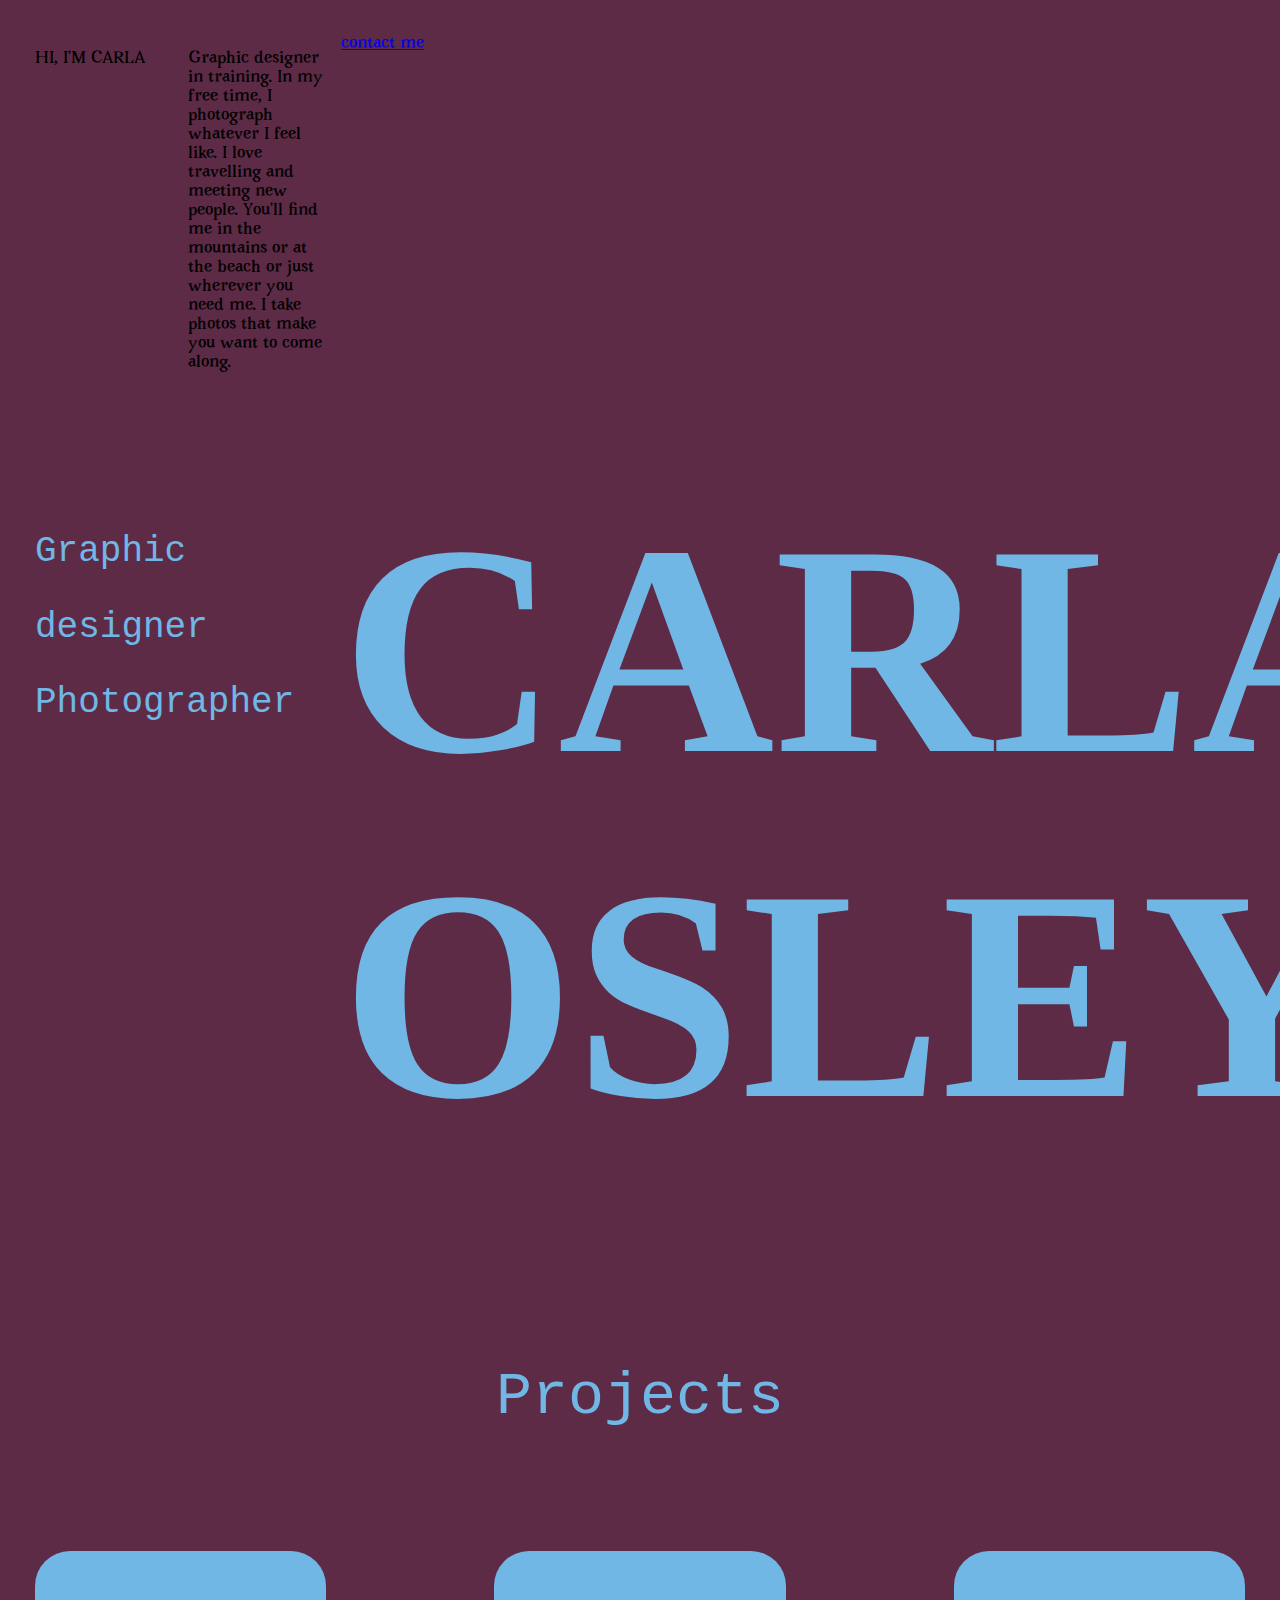
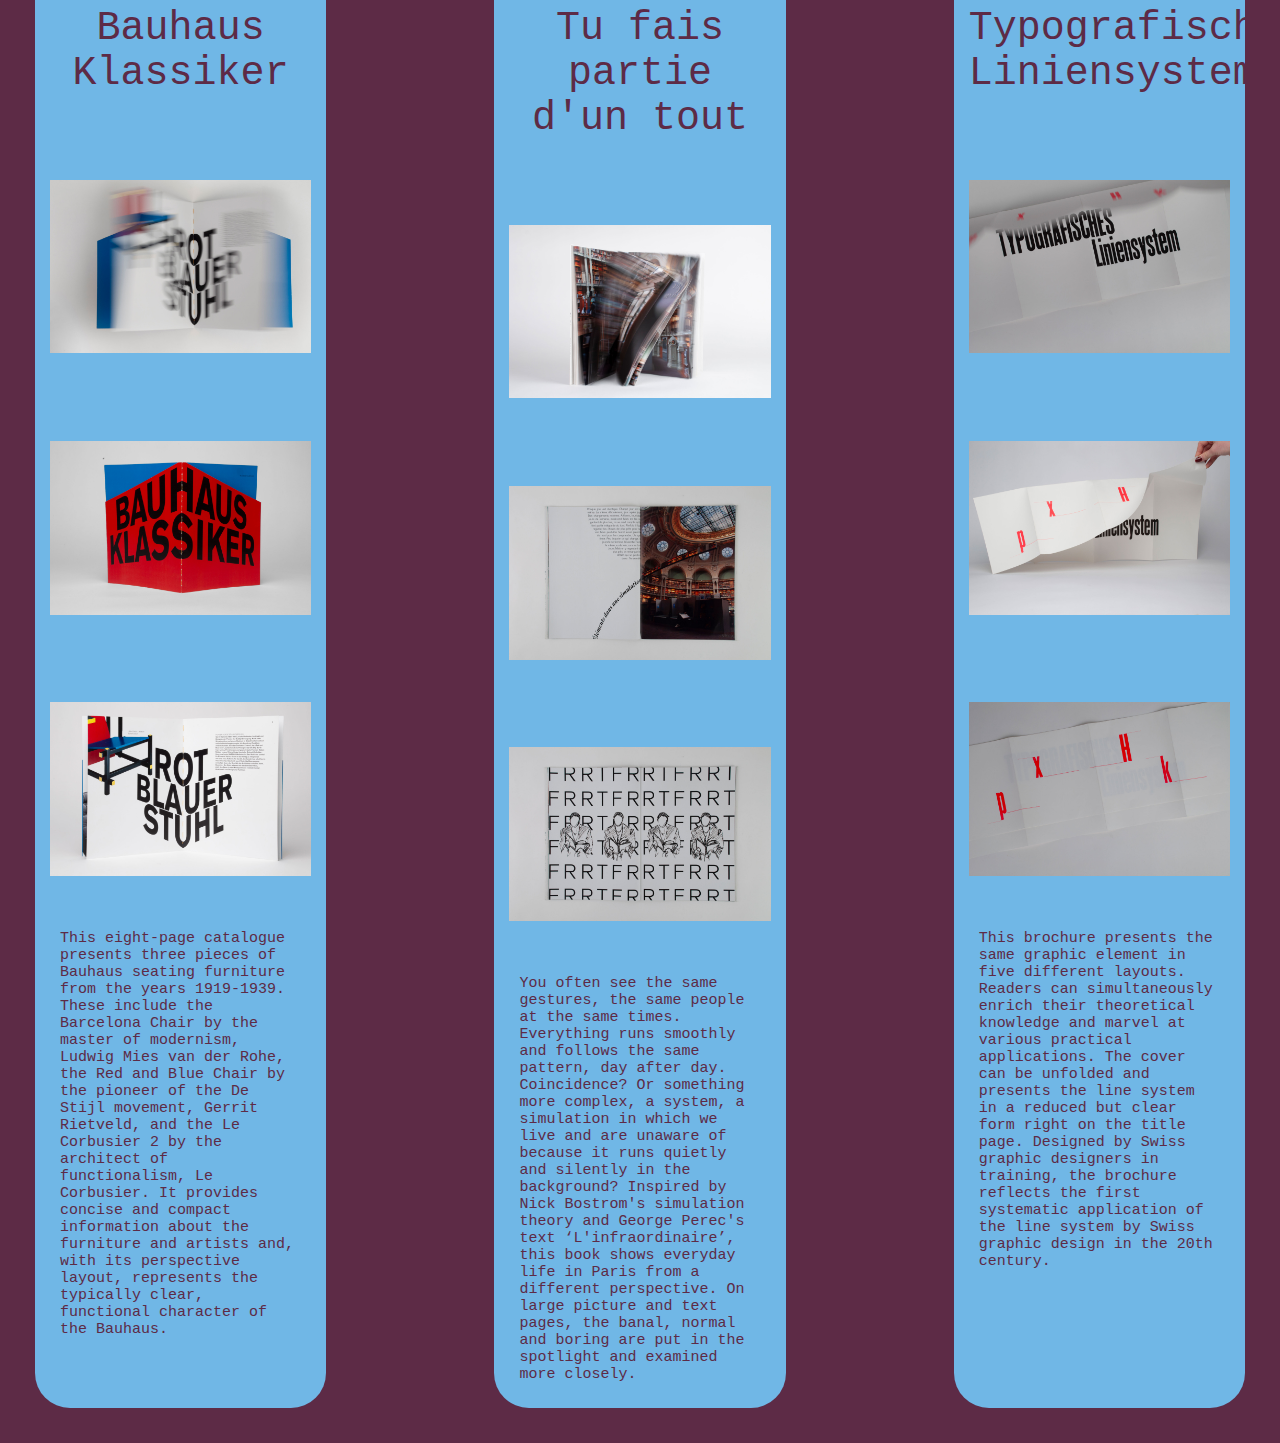
<file: index.html>
<!DOCTYPE html>
<html lang="en">

  <head>
    <meta charset="UTF-8" />
    <meta name="viewport" content="width=device-width, initial-scale=1.0" />
    <meta name="author" content="CARLA OSLEY" />
    <meta name="description" content="Grafikerin in Ausbildung"/>
    <link rel="stylesheet" href="style.css" />
    <title>Carla Osley</title>
  </head>

  
  <body>
    <!-- all your content will go here -->
     <!-- Name -->
     <div class="grid-container">
      <div class="name">
        <h1>CARLA OSLEY</h1>
      </div>

      <!-- Bio -->
      <div class="bio-1">
        <p>Graphic designer <br />Photographer
        </p>
      </div>
      <!-- <div class="bio-2">
        <p>Photographer <br />
        </p>
      </div> -->
       <!-- <div class="bio-3">
        <p>Photographer <br />
        </p>
      </div> -->
       <!-- <div class="bio-4">
        <p>Videographer <br />
        </p>
      </div> -->
      <div class="projekte">
        <p>Projects <br />
        </p>
      </div>

      <!-- Description -->
       <div class="hi">
        <p>
          HI, I'M CARLA
        </p>
       </div>

       <div class="description">
        <p>
          Graphic designer in training. In my free time, I photograph whatever I feel like. I love travelling and meeting new people. You'll find me in the mountains or at the beach or just wherever you need me. I take photos that make you want to come along.
        </p>
       </div>

      <!-- Box 1 -->
      <div class="box-1">

        <div class="projekt-1">
        <p>
          <!-- Layout 1 <br /> -->
          Bauhaus Klassiker
        </p>
      </div>

        <div class="box-1-image-1">
        <img src="data/LT1/LT1-1.jpg"/>
      </div>

        <div class="box-1-image-2">
        <img src="data/LT1/LT1-2.jpg"/>
      </div>

        <div class="box-1-image-3">
        <img src="data/LT1/LT1-3.jpg"/>
      </div>

      <div class="box-1-text-1">
        <p>
          This eight-page catalogue presents three pieces of Bauhaus seating furniture from the years 1919-1939. These include the Barcelona Chair by the master of modernism, Ludwig Mies van der Rohe, the Red and Blue Chair by the pioneer of the De Stijl movement, Gerrit Rietveld, and the Le Corbusier 2 by the architect of functionalism, Le Corbusier. It provides concise and compact information about the furniture and artists and, with its perspective layout, represents the typically clear, functional character of the Bauhaus.
        </p>
      </div>

      </div>

      <!-- Box 2 -->
      <div class="box-2">

        <div class="projekt-2">
        <p>
          <!-- Layout 4 <br /> -->
          Tu fais partie d'un tout
        </p>
      </div>

        <div class="box-2-image-4">
        <img src="data/Paris/Paris-1.jpg"/>
      </div>

        <div class="box-2-image-5">
        <img src="data/Paris/Paris-4.jpg"/>
      </div>

        <div class="box-2-image-6">
        <img src="data/Paris/Paris-3.jpg"/>
      </div>

      <div class="box-2-text-4">
        <p>
          You often see the same gestures, the same people at the same times. Everything runs smoothly and follows the same pattern, day after day. Coincidence? Or something more complex, a system, a simulation in which we live and are unaware of because it runs quietly and silently in the background? Inspired by Nick Bostrom's simulation theory and George Perec's text ‘L'infraordinaire’, this book shows everyday life in Paris from a different perspective. On large picture and text pages, the banal, normal and boring are put in the spotlight and examined more closely.
        </p>
      </div>

      </div>

      <!-- Box 3 -->
      <div class="box-3">

        <div class="projekt-3">
        <p>
          <!-- Typozine <br /> -->
          Typografisches Liniensystem
        </p>
      </div>

        <div class="box-3-image-7">
        <img src="data/Typozine/Typozine-3.jpg"/>
      </div>

        <div class="box-3-image-8">
        <img src="data/Typozine/Typozine-2.jpg"/>
      </div>

        <div class="box-3-image-9">
        <img src="data/Typozine/Typozine-1.jpg"/>
      </div>

      <div class="box-3-text-7">
        <p>
          This brochure presents the same graphic element in five different layouts. Readers can simultaneously enrich their theoretical knowledge and marvel at various practical applications. The cover can be unfolded and presents the line system in a reduced but clear form right on the title page. Designed by Swiss graphic designers in training, the brochure reflects the first systematic application of the line system by Swiss graphic design in the 20th century.
        </p>
      </div>
      </div>

      <!-- Kontakt <br /> -->

      <div class="email">
        <a href="mailto:carla_osley@sluz.ch">contact me</a>
      </div>

     </div>
  </body>
  
</html>
</file>
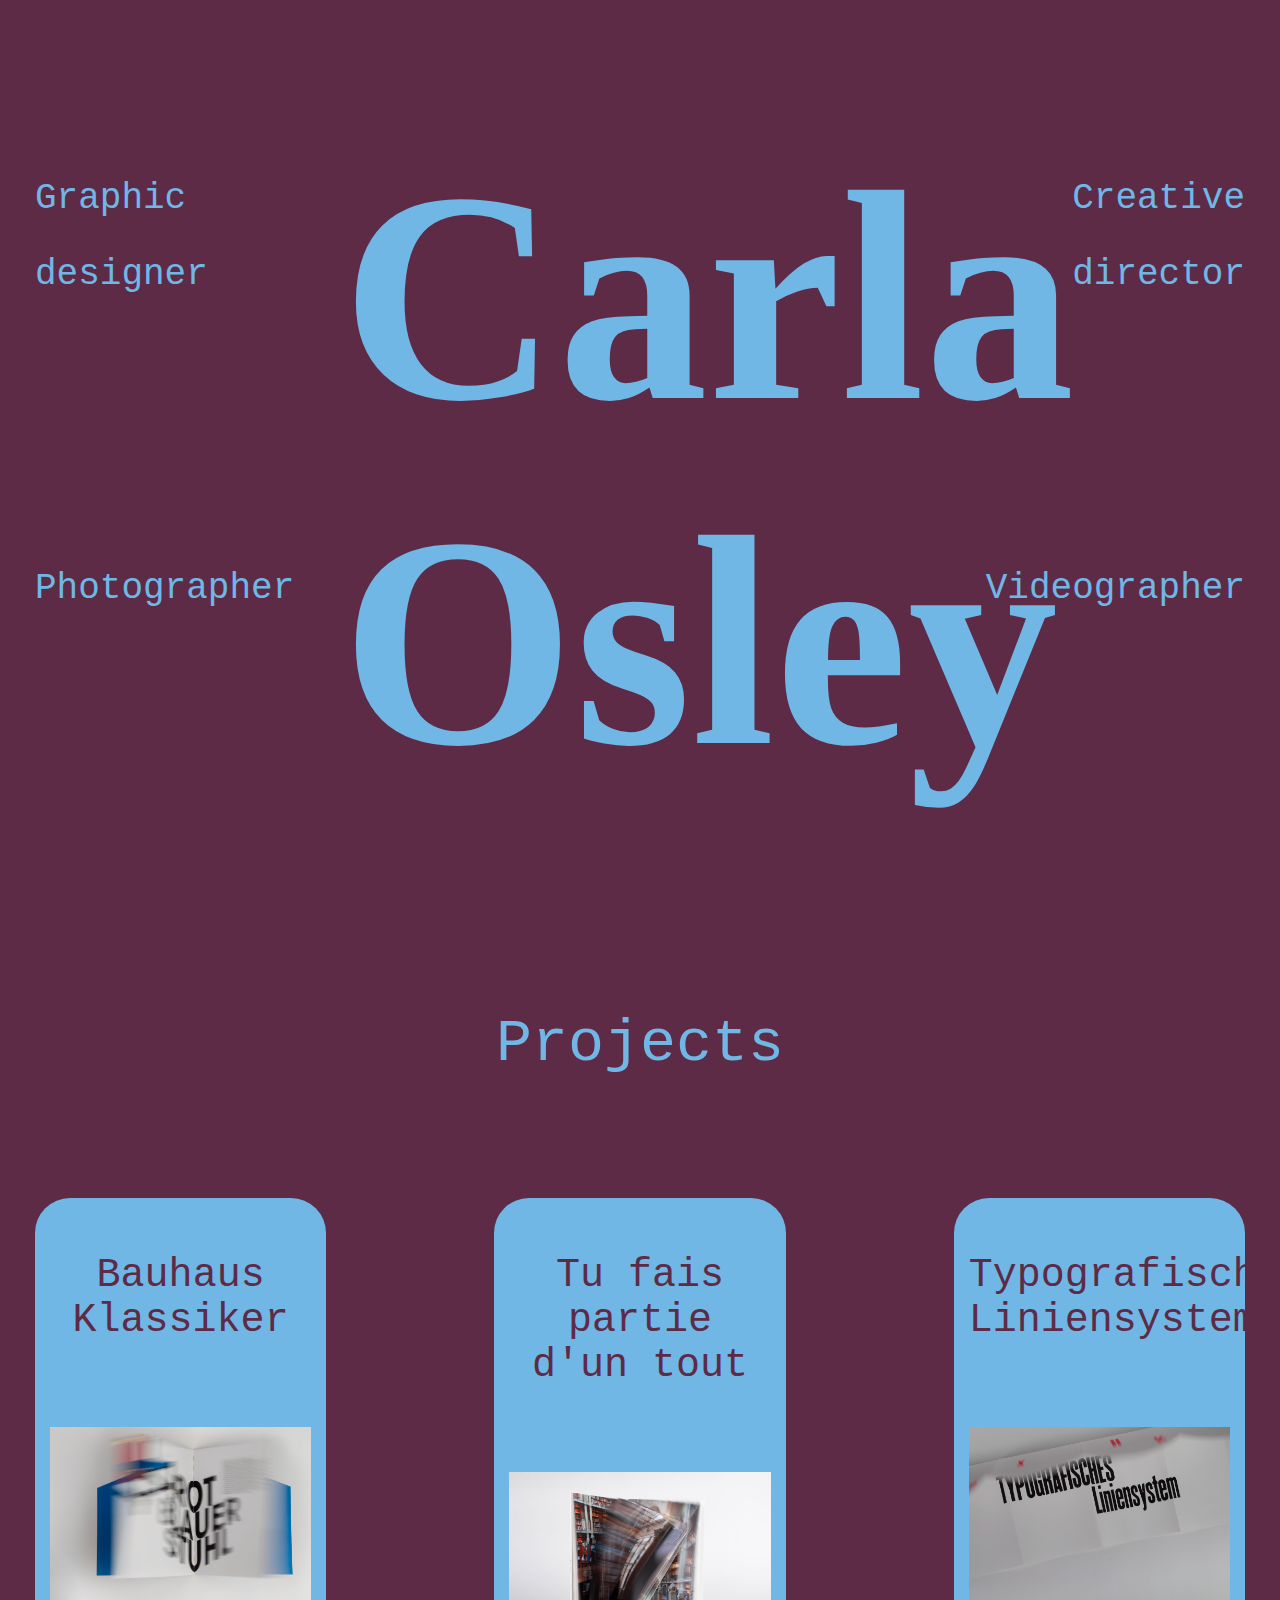
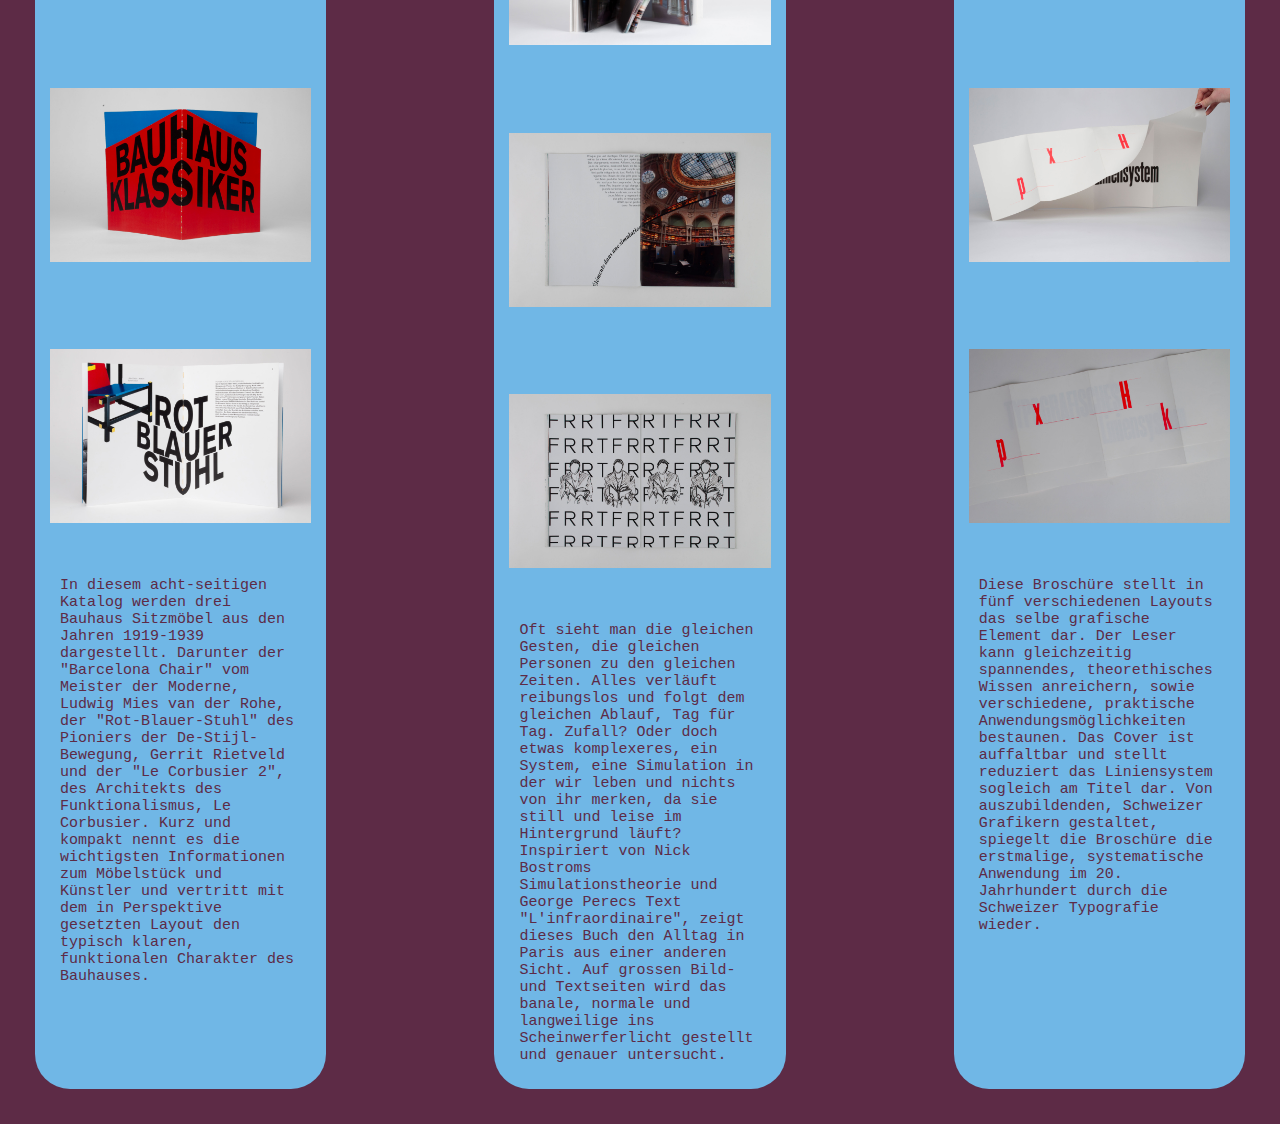
<file: index_v.html>
<!DOCTYPE html>
<html lang="en">

  <head>
    <meta charset="UTF-8" />
    <meta name="viewport" content="width=device-width, initial-scale=1.0" />
    <meta name="author" content="CARLA OSLEY" />
    <meta name="description" content="TEXT FÜR UNTERZEILE IN SUCHMASCHINEN HIER EINGEBEN"/>
    <link rel="stylesheet" href="style_v4.css" />
    <title>TITEL FÜR BROWSERLEISTE EINGEBEN</title>
  </head>

  
  <body>
    <!-- all your content will go here -->
     <!-- Name -->
     <div class="grid-container">
      <div class="name">
        <h1>Carla Osley</h1>
      </div>

      <!-- Bio -->
      <div class="bio-1">
        <p>Graphic designer <br />
        </p>
      </div>
      <div class="bio-2">
        <p>Photographer <br />
        </p>
      </div>
       <div class="bio-3">
        <p>Creative director <br />
        </p>
      </div>
       <div class="bio-4">
        <p>Videographer <br />
        </p>
      </div>
      <div class="projekte">
        <p>Projects <br />
        </p>
      </div>

      <!-- Box 1 -->
      <div class="box-1">

        <div class="projekt-1">
        <p>
          <!-- Layout 1 <br /> -->
          Bauhaus Klassiker
        </p>
      </div>

        <div class="box-1-image-1">
        <img src="data/LT1/LT1-1.jpg"/>
      </div>

        <div class="box-1-image-2">
        <img src="data/LT1/LT1-2.jpg"/>
      </div>

        <div class="box-1-image-3">
        <img src="data/LT1/LT1-3.jpg"/>
      </div>

      <div class="box-1-text-1">
        <p>
          In diesem acht-seitigen Katalog werden drei Bauhaus Sitzmöbel aus den Jahren 1919-1939 dargestellt. Darunter der "Barcelona Chair" vom Meister der Moderne, Ludwig Mies van der Rohe, der "Rot-Blauer-Stuhl" des Pioniers der De-Stijl-Bewegung, Gerrit Rietveld und der "Le Corbusier 2", des Architekts des Funktionalismus, Le Corbusier. Kurz und kompakt nennt es die wichtigsten Informationen zum Möbelstück und Künstler und vertritt mit dem in Perspektive gesetzten Layout den typisch klaren, funktionalen Charakter des Bauhauses.
        </p>
      </div>

      </div>

      <!-- Box 2 -->
      <div class="box-2">

        <div class="projekt-2">
        <p>
          <!-- Layout 4 <br /> -->
          Tu fais partie d'un tout
        </p>
      </div>

        <div class="box-2-image-4">
        <img src="data/Paris/Paris-1.jpg"/>
      </div>

        <div class="box-2-image-5">
        <img src="data/Paris/Paris-4.jpg"/>
      </div>

        <div class="box-2-image-6">
        <img src="data/Paris/Paris-3.jpg"/>
      </div>

      <div class="box-2-text-4">
        <p>
          Oft sieht man die gleichen Gesten, die gleichen Personen zu den gleichen Zeiten. Alles verläuft reibungslos und folgt dem gleichen Ablauf, Tag für Tag. Zufall? Oder doch etwas komplexeres, ein System, eine Simulation in der wir leben und nichts von ihr merken, da sie still und leise im Hintergrund läuft? Inspiriert von Nick Bostroms Simulationstheorie und George Perecs Text "L'infraordinaire", zeigt dieses Buch den Alltag in Paris aus einer anderen Sicht. Auf grossen Bild- und Textseiten wird das banale, normale und langweilige ins Scheinwerferlicht gestellt und genauer untersucht.
        </p>
      </div>

      </div>

      <!-- Box 3 -->
      <div class="box-3">

        <div class="projekt-3">
        <p>
          <!-- Typozine <br /> -->
          Typografisches Liniensystem
        </p>
      </div>

        <div class="box-3-image-7">
        <img src="data/Typozine/Typozine-3.jpg"/>
      </div>

        <div class="box-3-image-8">
        <img src="data/Typozine/Typozine-2.jpg"/>
      </div>

        <div class="box-3-image-9">
        <img src="data/Typozine/Typozine-1.jpg"/>
      </div>

      <div class="box-3-text-7">
        <p>
          Diese Broschüre stellt in fünf verschiedenen Layouts das selbe grafische Element dar. Der Leser kann gleichzeitig spannendes, theorethisches Wissen anreichern, sowie  verschiedene, praktische Anwendungsmöglichkeiten bestaunen. Das Cover ist auffaltbar und stellt reduziert das Liniensystem sogleich am Titel dar. Von auszubildenden, Schweizer Grafikern gestaltet, spiegelt die Broschüre die erstmalige, systematische Anwendung im 20. Jahrhundert durch die Schweizer Typografie wieder.
        </p>
      </div>
      </div>
     </div>
  </body>
  
</html>
</file>
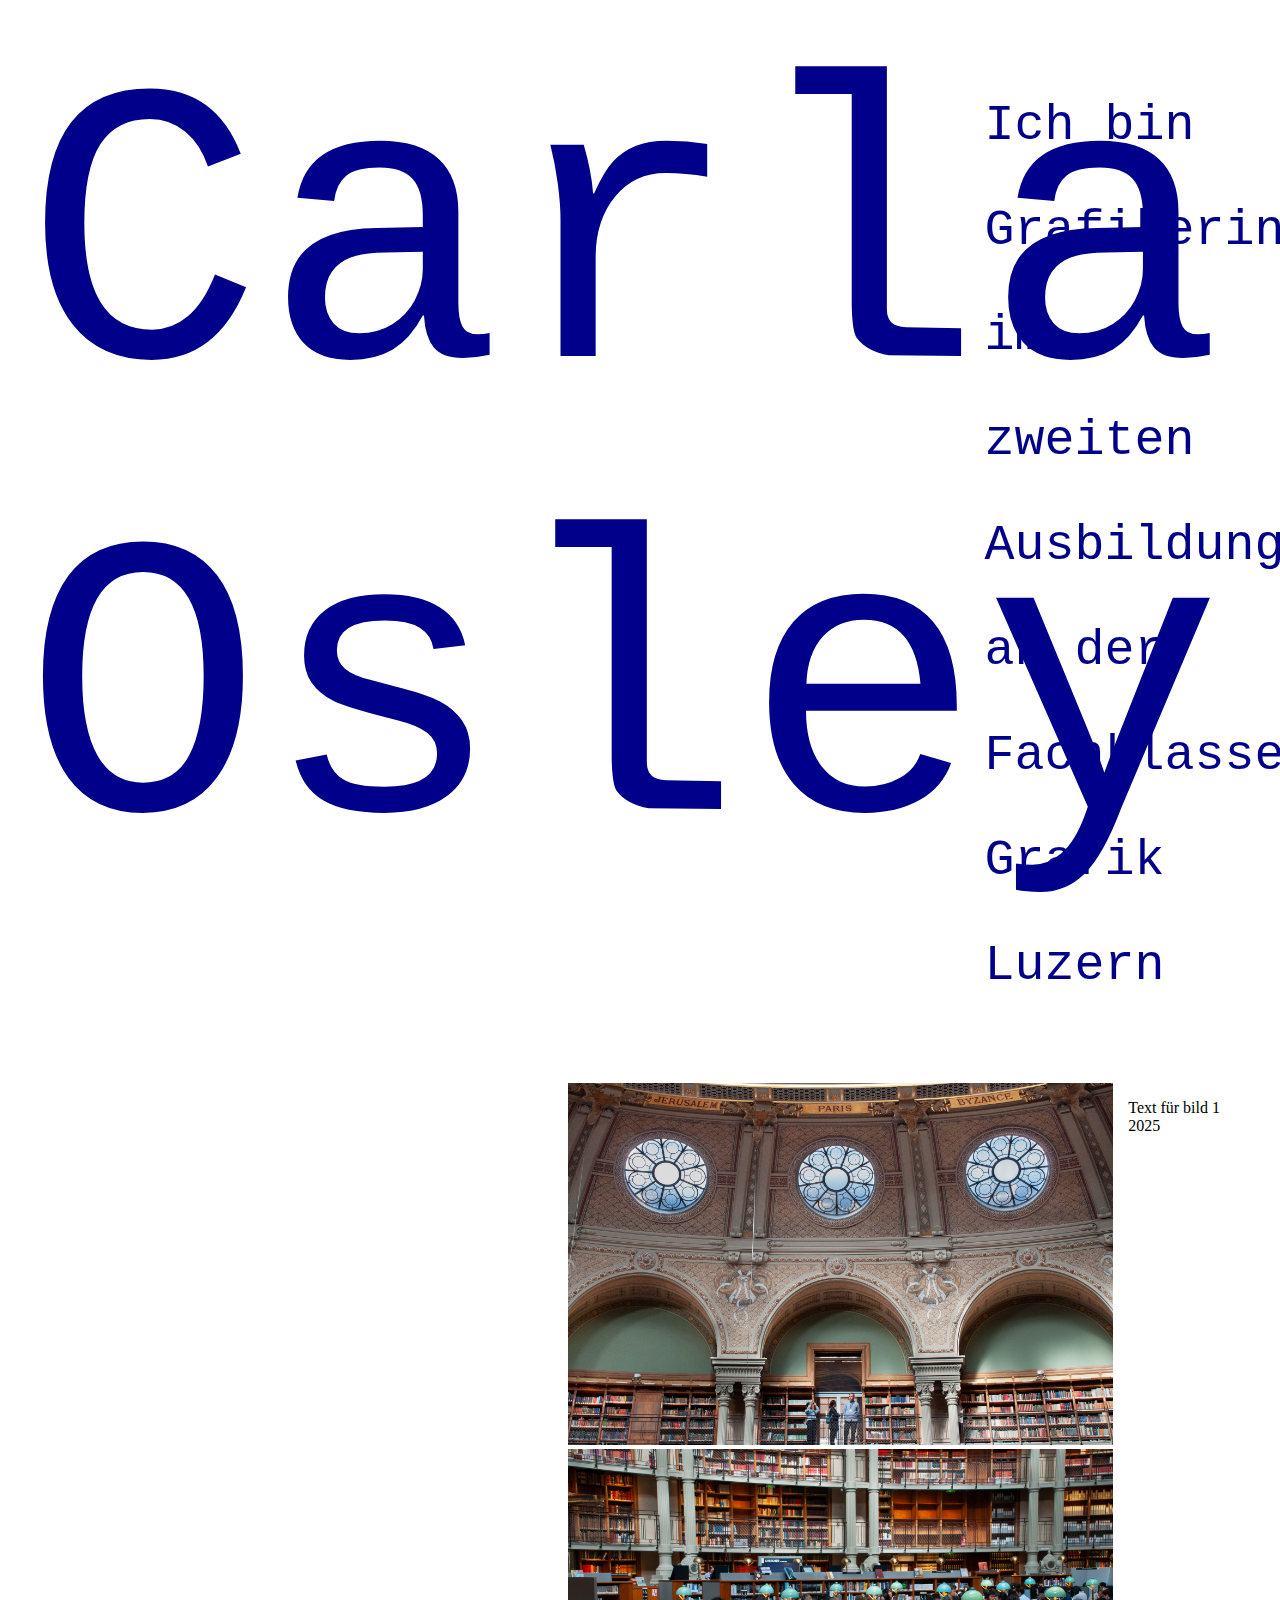
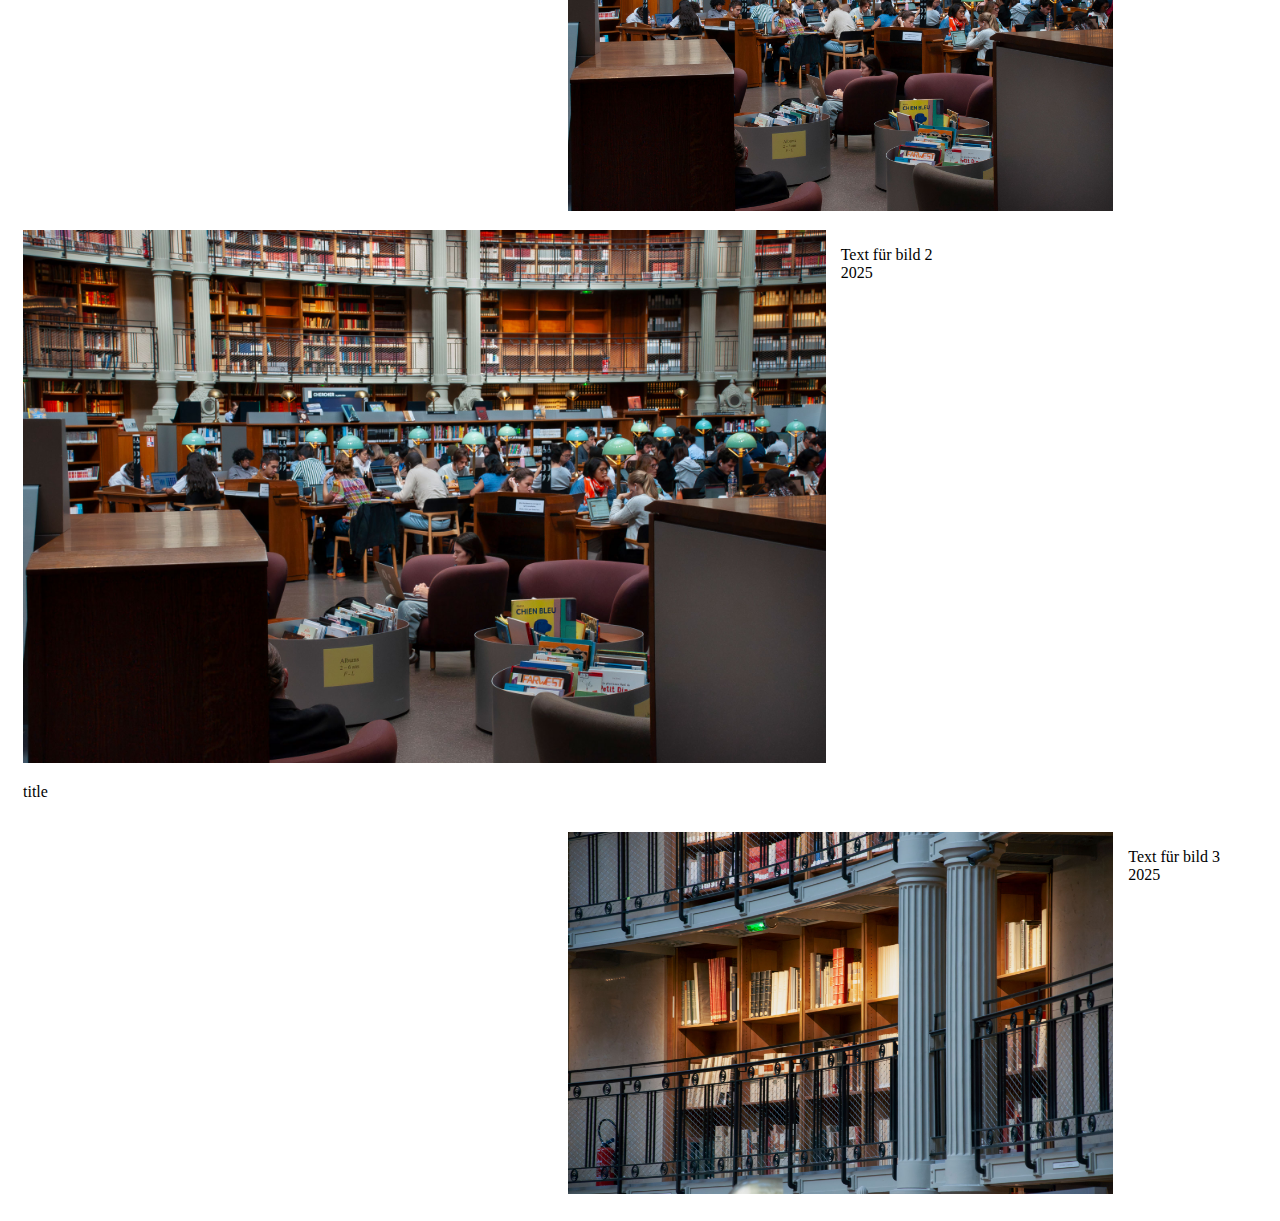
<file: index_v1.html>
<!DOCTYPE html>
<html lang="en">

  <head>
    <meta charset="UTF-8" />
    <meta name="viewport" content="width=device-width, initial-scale=1.0" />
    <meta name="author" content="CARLA OSLEY" />
    <meta name="description" content="TEXT FÜR UNTERZEILE IN SUCHMASCHINEN HIER EINGEBEN"/>
    <link rel="stylesheet" href="style_v1.css" />
    <title>TITEL FÜR BROWSERLEISTE EINGEBEN</title>
  </head>

  
  <body>
    <!-- all your content will go here -->
     <div class="grid-container">
      <div class="name">
        <h1>Carla Osley</h1>
      </div>
      <div class="bio">
        <p>Ich bin Grafikerin im zweiten Ausbildungsjahr an der Fachklasse Grafik Luzern
        </p>
      </div>
      <div class="image-1">
        <img src="data/beispiel1.jpg" class="a"/>
        <img src="data/beispiel2.jpg" class="b"/>
      </div>
      <div class="image-2">
        <img src="data/beispiel2.jpg"/>
        <p class="title">title</p>
      </div>
      <div class="image-3">
        <img src="data/beispiel3.jpg"/>
      </div>
      <div class="text-1">
        <p>
          Text für bild 1 <br />
          2025
        </p>
      </div>
      <div class="text-2">
        <p>
          Text für bild 2 <br />
          2025
        </p>
      </div>
      <div class="text-3">
        <p>
          Text für bild 3 <br />
          2025
        </p>
      </div>
     </div>
  </body>
  
</html>
</file>
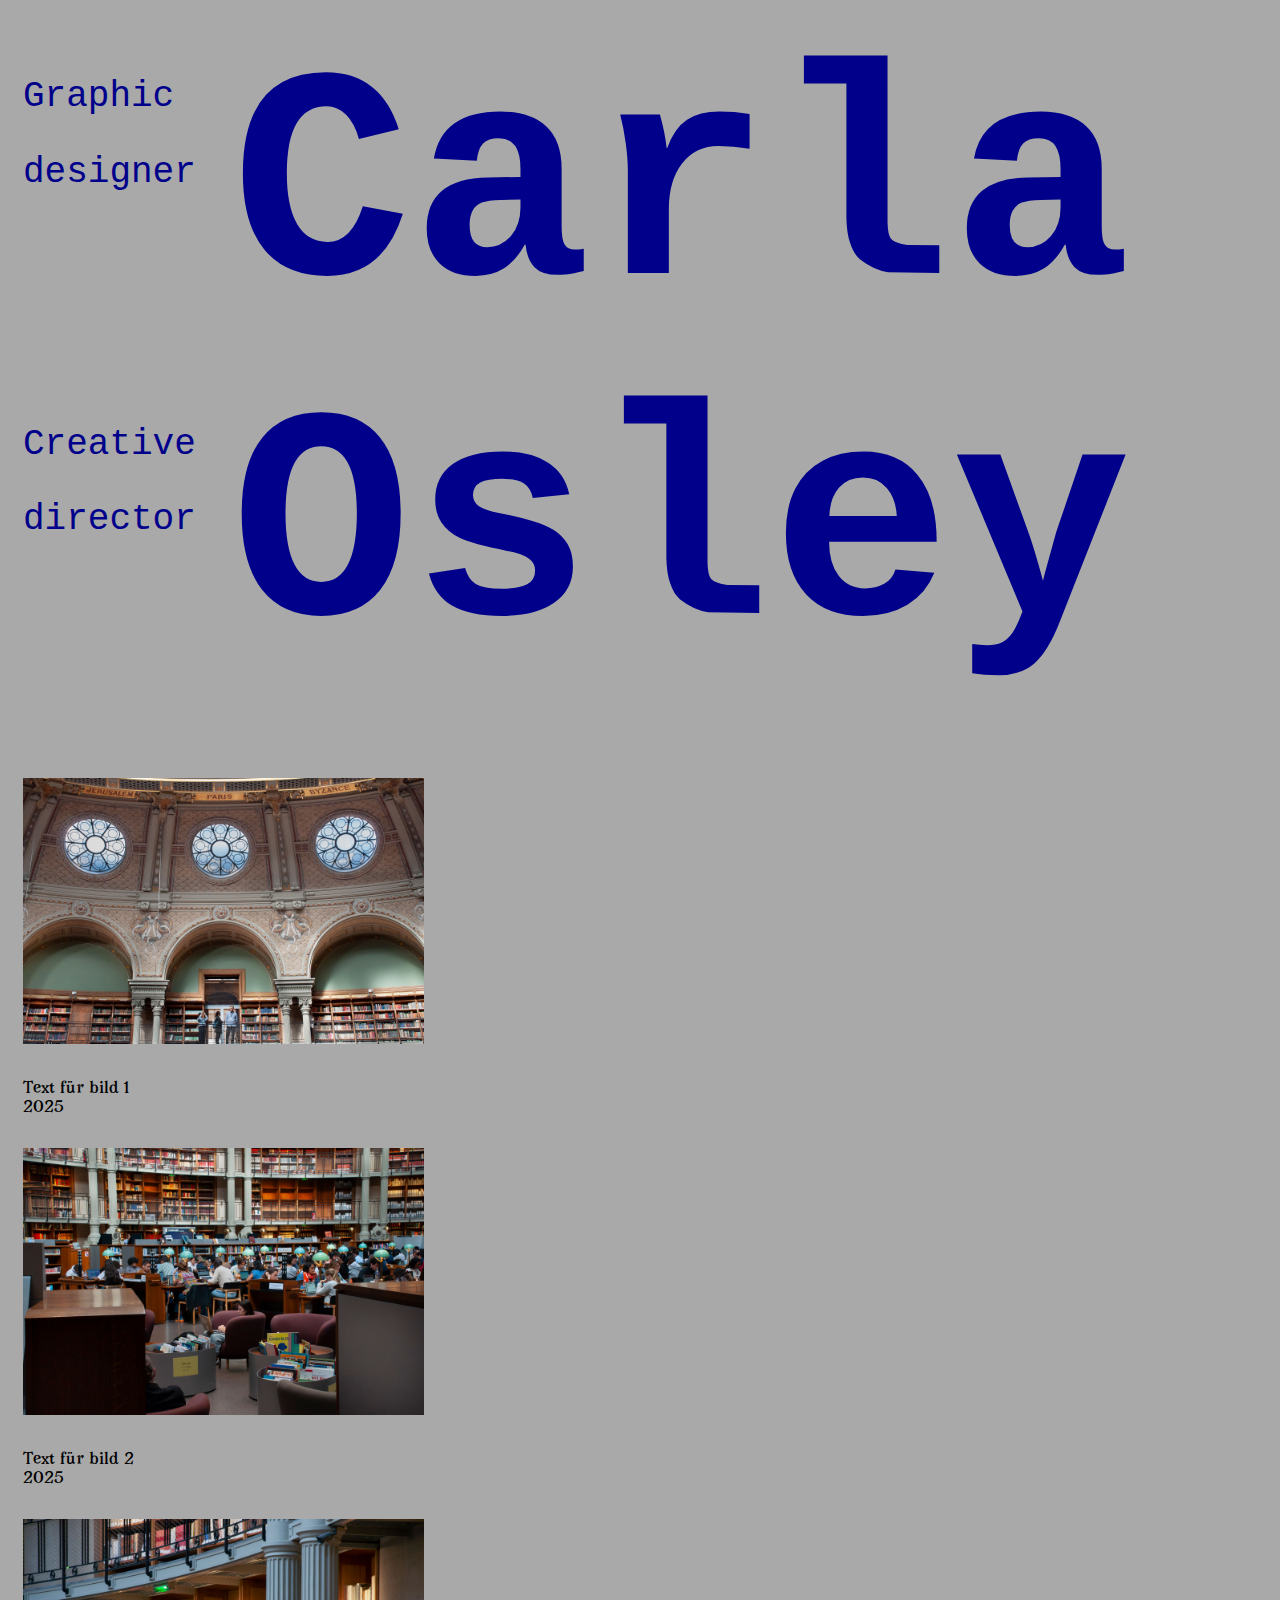
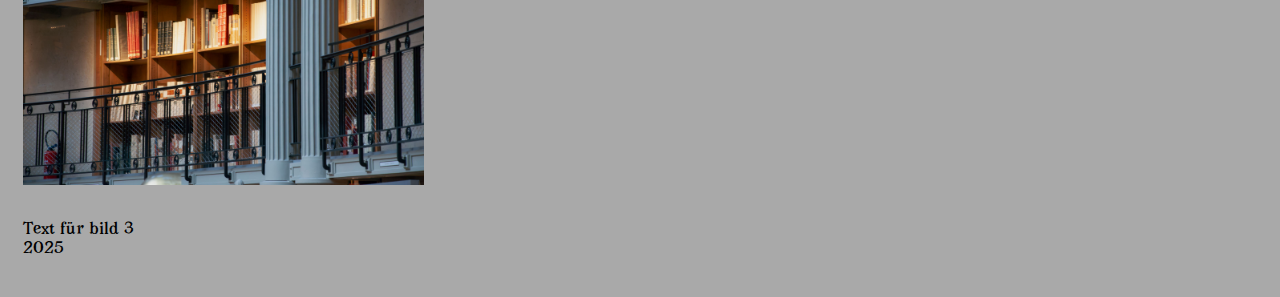
<file: index_v2.html>
<!DOCTYPE html>
<html lang="en">

  <head>
    <meta charset="UTF-8" />
    <meta name="viewport" content="width=device-width, initial-scale=1.0" />
    <meta name="author" content="CARLA OSLEY" />
    <meta name="description" content="TEXT FÜR UNTERZEILE IN SUCHMASCHINEN HIER EINGEBEN"/>
    <link rel="stylesheet" href="style_v2.css" />
    <title>TITEL FÜR BROWSERLEISTE EINGEBEN</title>
  </head>

  
  <body>
    <!-- all your content will go here -->
     <div class="grid-container">
      <div class="name">
        <h1>Carla Osley</h1>
      </div>
      <div class="bio-1">
        <p>Graphic designer <br />
        </p>
      </div>
      <div class="bio-2">
        <p>Creative director <br />
        </p>
      </div>
      <div class="image-1">
        <img src="data/beispiel1.jpg"/>
      </div>
      <div class="image-2">
        <img src="data/beispiel2.jpg"/>
      </div>
      <div class="image-3">
        <img src="data/beispiel3.jpg"/>
      </div>
      <div class="text-1">
        <p>
          Text für bild 1 <br />
          2025
        </p>
      </div>
      <div class="text-2">
        <p>
          Text für bild 2 <br />
          2025
        </p>
      </div>
      <div class="text-3">
        <p>
          Text für bild 3 <br />
          2025
        </p>
      </div>
     </div>
  </body>
  
</html>
</file>
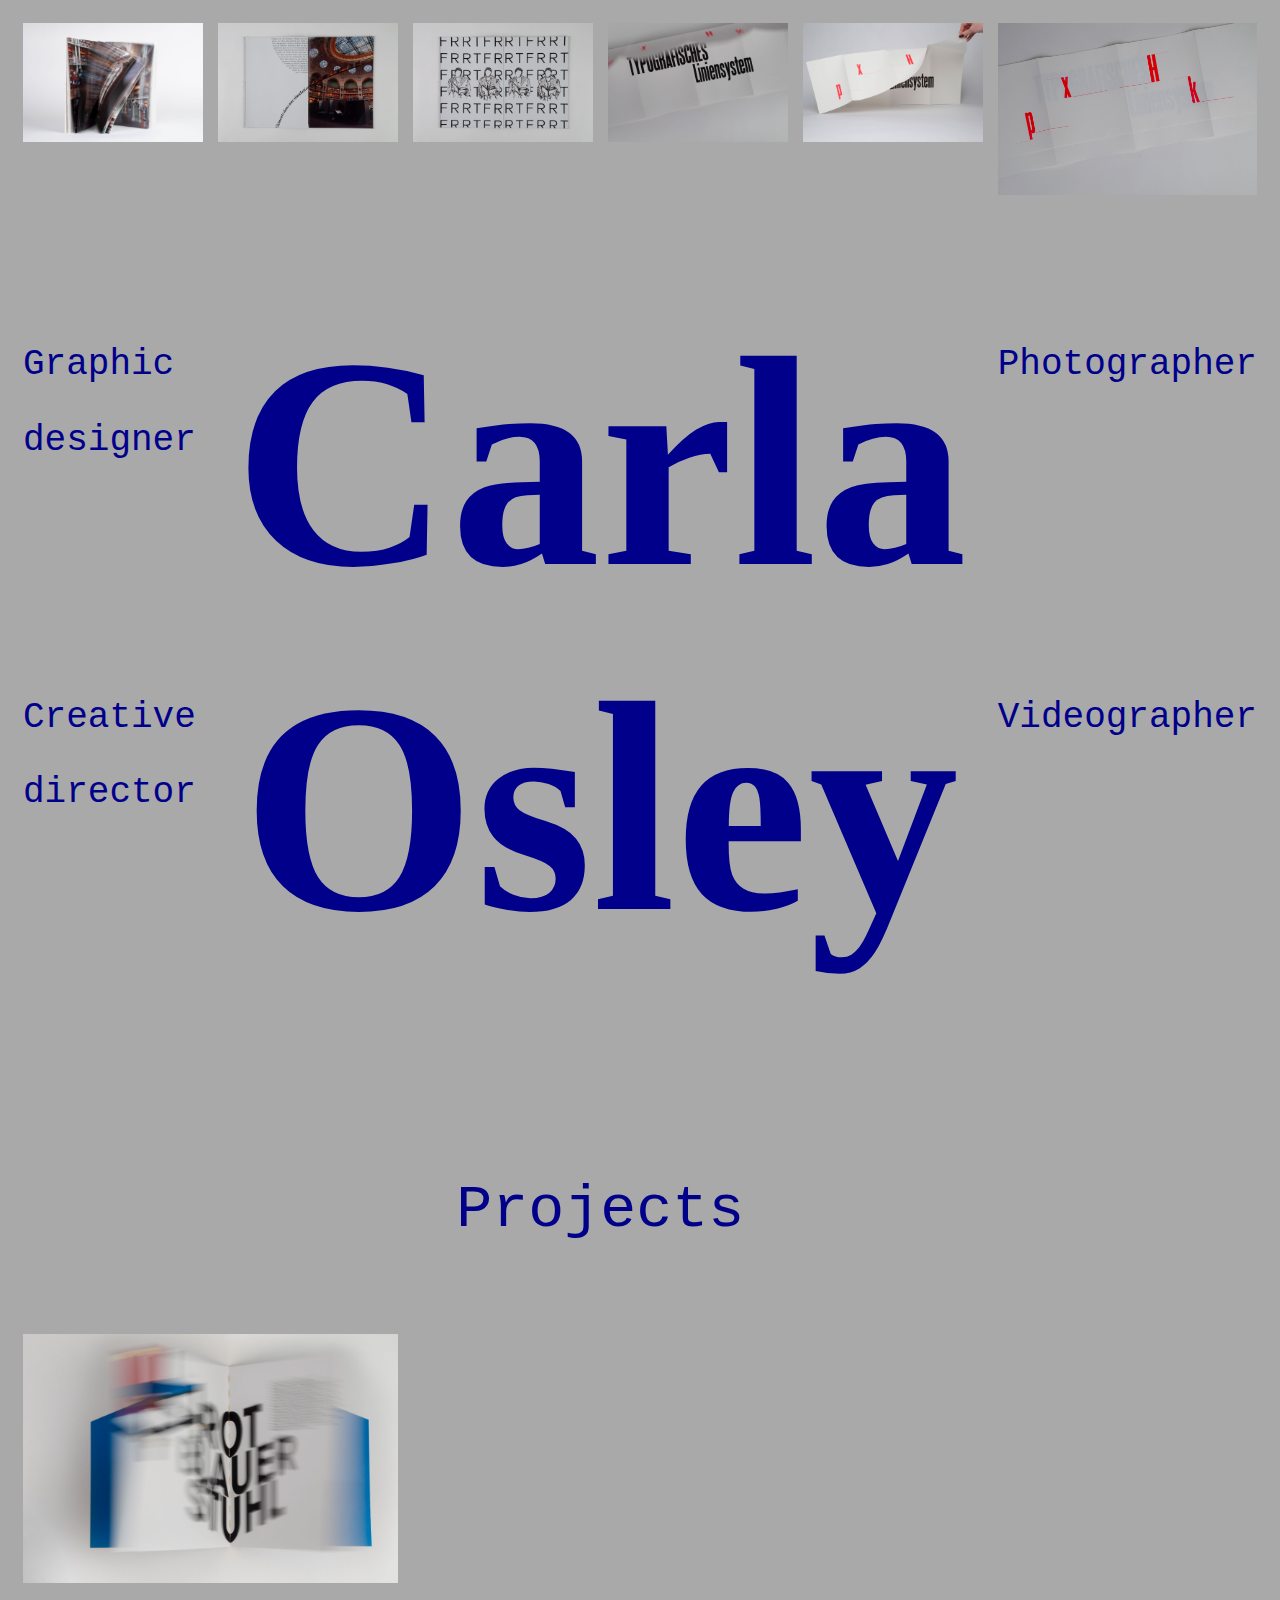
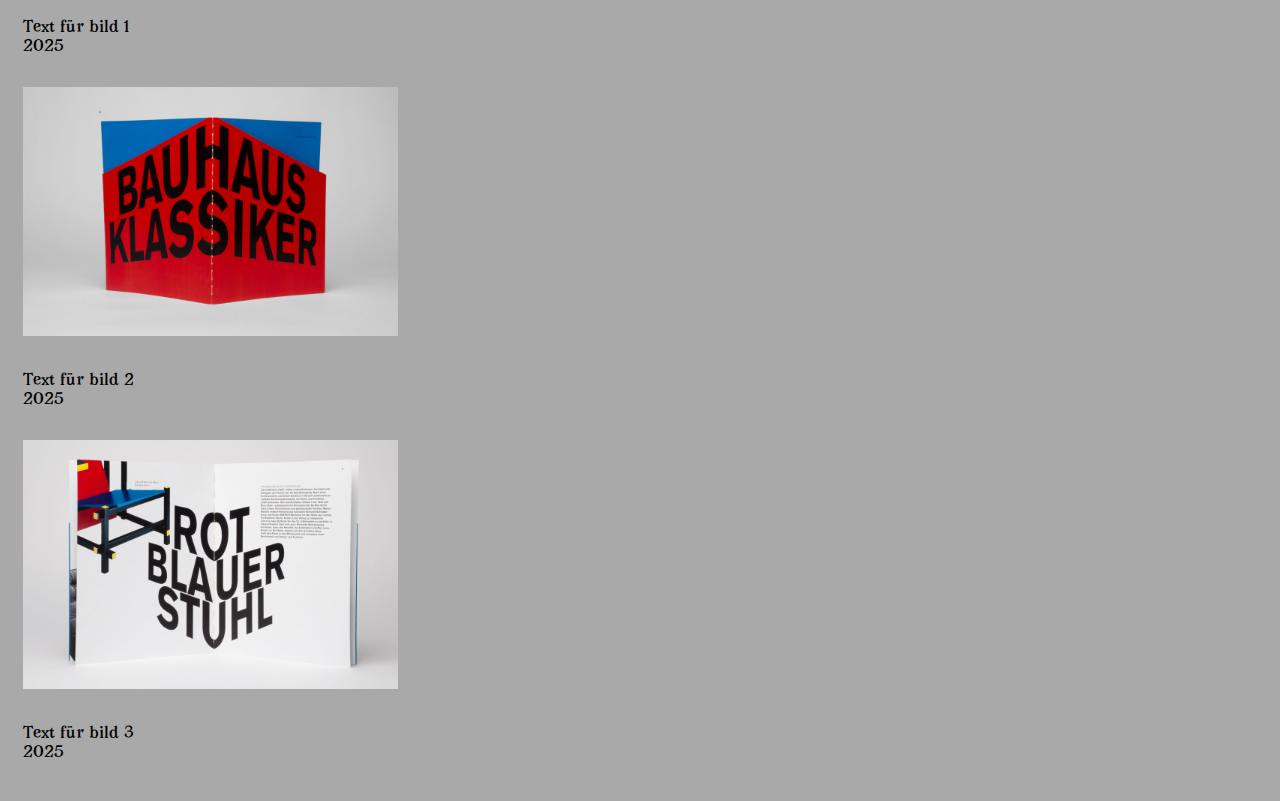
<file: index_v3.html>
<!DOCTYPE html>
<html lang="en">

  <head>
    <meta charset="UTF-8" />
    <meta name="viewport" content="width=device-width, initial-scale=1.0" />
    <meta name="author" content="CARLA OSLEY" />
    <meta name="description" content="TEXT FÜR UNTERZEILE IN SUCHMASCHINEN HIER EINGEBEN"/>
    <link rel="stylesheet" href="style_v3.css" />
    <title>TITEL FÜR BROWSERLEISTE EINGEBEN</title>
  </head>

  
  <body>
    <!-- all your content will go here -->
     <div class="grid-container">
      <div class="name">
        <h1>Carla Osley</h1>
      </div>
      <div class="bio-1">
        <p>Graphic designer <br />
        </p>
      </div>
      <div class="bio-2">
        <p>Creative director <br />
        </p>
      </div>
       <div class="bio-3">
        <p>Photographer <br />
        </p>
      </div>
       <div class="bio-4">
        <p>Videographer <br />
        </p>
      </div>
      <div class="projekte">
        <p>Projects <br />
        </p>
      </div>
      <div class="image-1">
        <img src="data/LT1/LT1-1.jpg"/>
      </div>
      <div class="image-2">
        <img src="data/LT1/LT1-2.jpg"/>
      </div>
      <div class="image-3">
        <img src="data/LT1/LT1-3.jpg"/>
      </div>
      <div class="image-4">
        <img src="data/Paris/Paris-1.jpg"/>
      </div>
      <div class="image-5">
        <img src="data/Paris/Paris-4.jpg"/>
      </div>
      <div class="image-6">
        <img src="data/Paris/Paris-3.jpg"/>
      </div>
      <div class="image-7">
        <img src="data/Typozine/Typozine-3.jpg"/>
      </div>
      <div class="image-8">
        <img src="data/Typozine/Typozine-2.jpg"/>
      </div>
      <div class="image-9">
        <img src="data/Typozine/Typozine-1.jpg"/>
      </div>
      <div class="text-1">
        <p>
          Text für bild 1 <br />
          2025
        </p>
      </div>
      <div class="text-2">
        <p>
          Text für bild 2 <br />
          2025
        </p>
      </div>
      <div class="text-3">
        <p>
          Text für bild 3 <br />
          2025
        </p>
      </div>
     </div>
  </body>
  
</html>
</file>
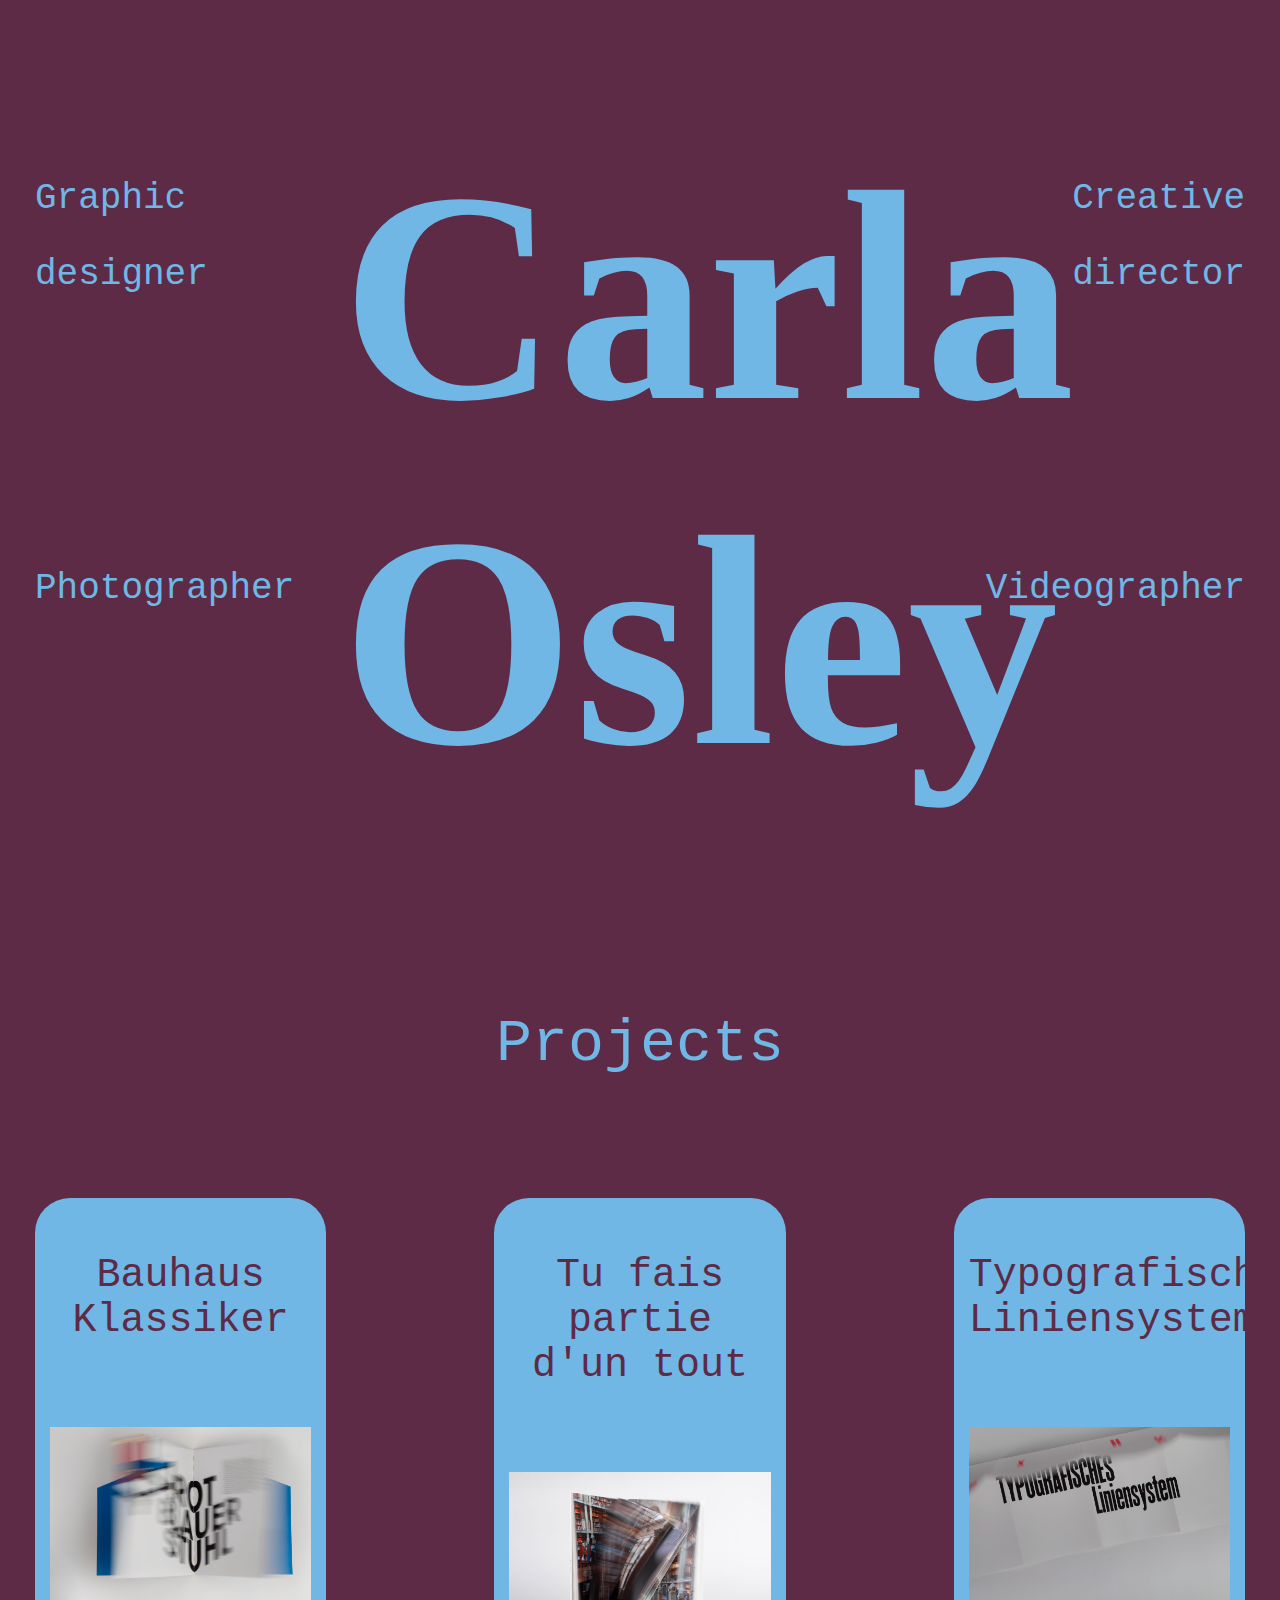
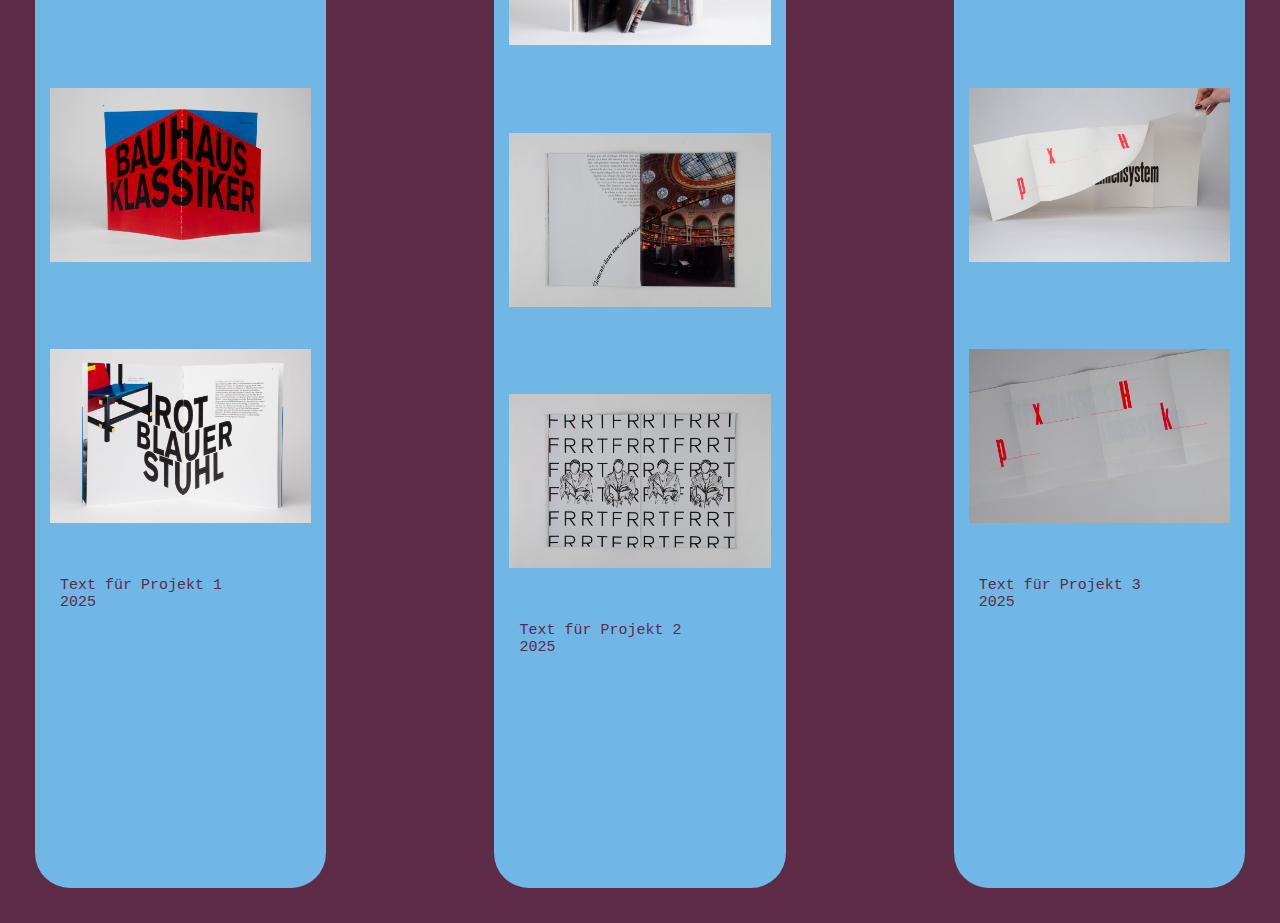
<file: index_v4.html>
<!DOCTYPE html>
<html lang="en">

  <head>
    <meta charset="UTF-8" />
    <meta name="viewport" content="width=device-width, initial-scale=1.0" />
    <meta name="author" content="CARLA OSLEY" />
    <meta name="description" content="TEXT FÜR UNTERZEILE IN SUCHMASCHINEN HIER EINGEBEN"/>
    <link rel="stylesheet" href="style_v4.css" />
    <title>TITEL FÜR BROWSERLEISTE EINGEBEN</title>
  </head>

  
  <body>
    <!-- all your content will go here -->
     <!-- Name -->
     <div class="grid-container">
      <div class="name">
        <h1>Carla Osley</h1>
      </div>

      <!-- Bio -->
      <div class="bio-1">
        <p>Graphic designer <br />
        </p>
      </div>
      <div class="bio-2">
        <p>Photographer <br />
        </p>
      </div>
       <div class="bio-3">
        <p>Creative director <br />
        </p>
      </div>
       <div class="bio-4">
        <p>Videographer <br />
        </p>
      </div>
      <div class="projekte">
        <p>Projects <br />
        </p>
      </div>

      <!-- Box 1 -->
      <div class="box-1">

        <div class="projekt-1">
        <p>
          <!-- Layout 1 <br /> -->
          Bauhaus Klassiker
        </p>
      </div>

        <div class="box-1-image-1">
        <img src="data/LT1/LT1-1.jpg"/>
      </div>

        <div class="box-1-image-2">
        <img src="data/LT1/LT1-2.jpg"/>
      </div>

        <div class="box-1-image-3">
        <img src="data/LT1/LT1-3.jpg"/>
      </div>

      <div class="box-1-text-1">
        <p>
          Text für Projekt 1 <br />
          2025
        </p>
      </div>

      </div>

      <!-- Box 2 -->
      <div class="box-2">

        <div class="projekt-2">
        <p>
          <!-- Layout 4 <br /> -->
          Tu fais partie d'un tout
        </p>
      </div>

        <div class="box-2-image-4">
        <img src="data/Paris/Paris-1.jpg"/>
      </div>

        <div class="box-2-image-5">
        <img src="data/Paris/Paris-4.jpg"/>
      </div>

        <div class="box-2-image-6">
        <img src="data/Paris/Paris-3.jpg"/>
      </div>

      <div class="box-2-text-4">
        <p>
          Text für Projekt 2 <br />
          2025
        </p>
      </div>

      </div>

      <!-- Box 3 -->
      <div class="box-3">

        <div class="projekt-3">
        <p>
          <!-- Typozine <br /> -->
          Typografisches Liniensystem
        </p>
      </div>

        <div class="box-3-image-7">
        <img src="data/Typozine/Typozine-3.jpg"/>
      </div>

        <div class="box-3-image-8">
        <img src="data/Typozine/Typozine-2.jpg"/>
      </div>

        <div class="box-3-image-9">
        <img src="data/Typozine/Typozine-1.jpg"/>
      </div>

      <div class="box-3-text-7">
        <p>
          Text für Projekt 3 <br />
          2025
        </p>
      </div>
      </div>
     </div>
  </body>
  
</html>
</file>
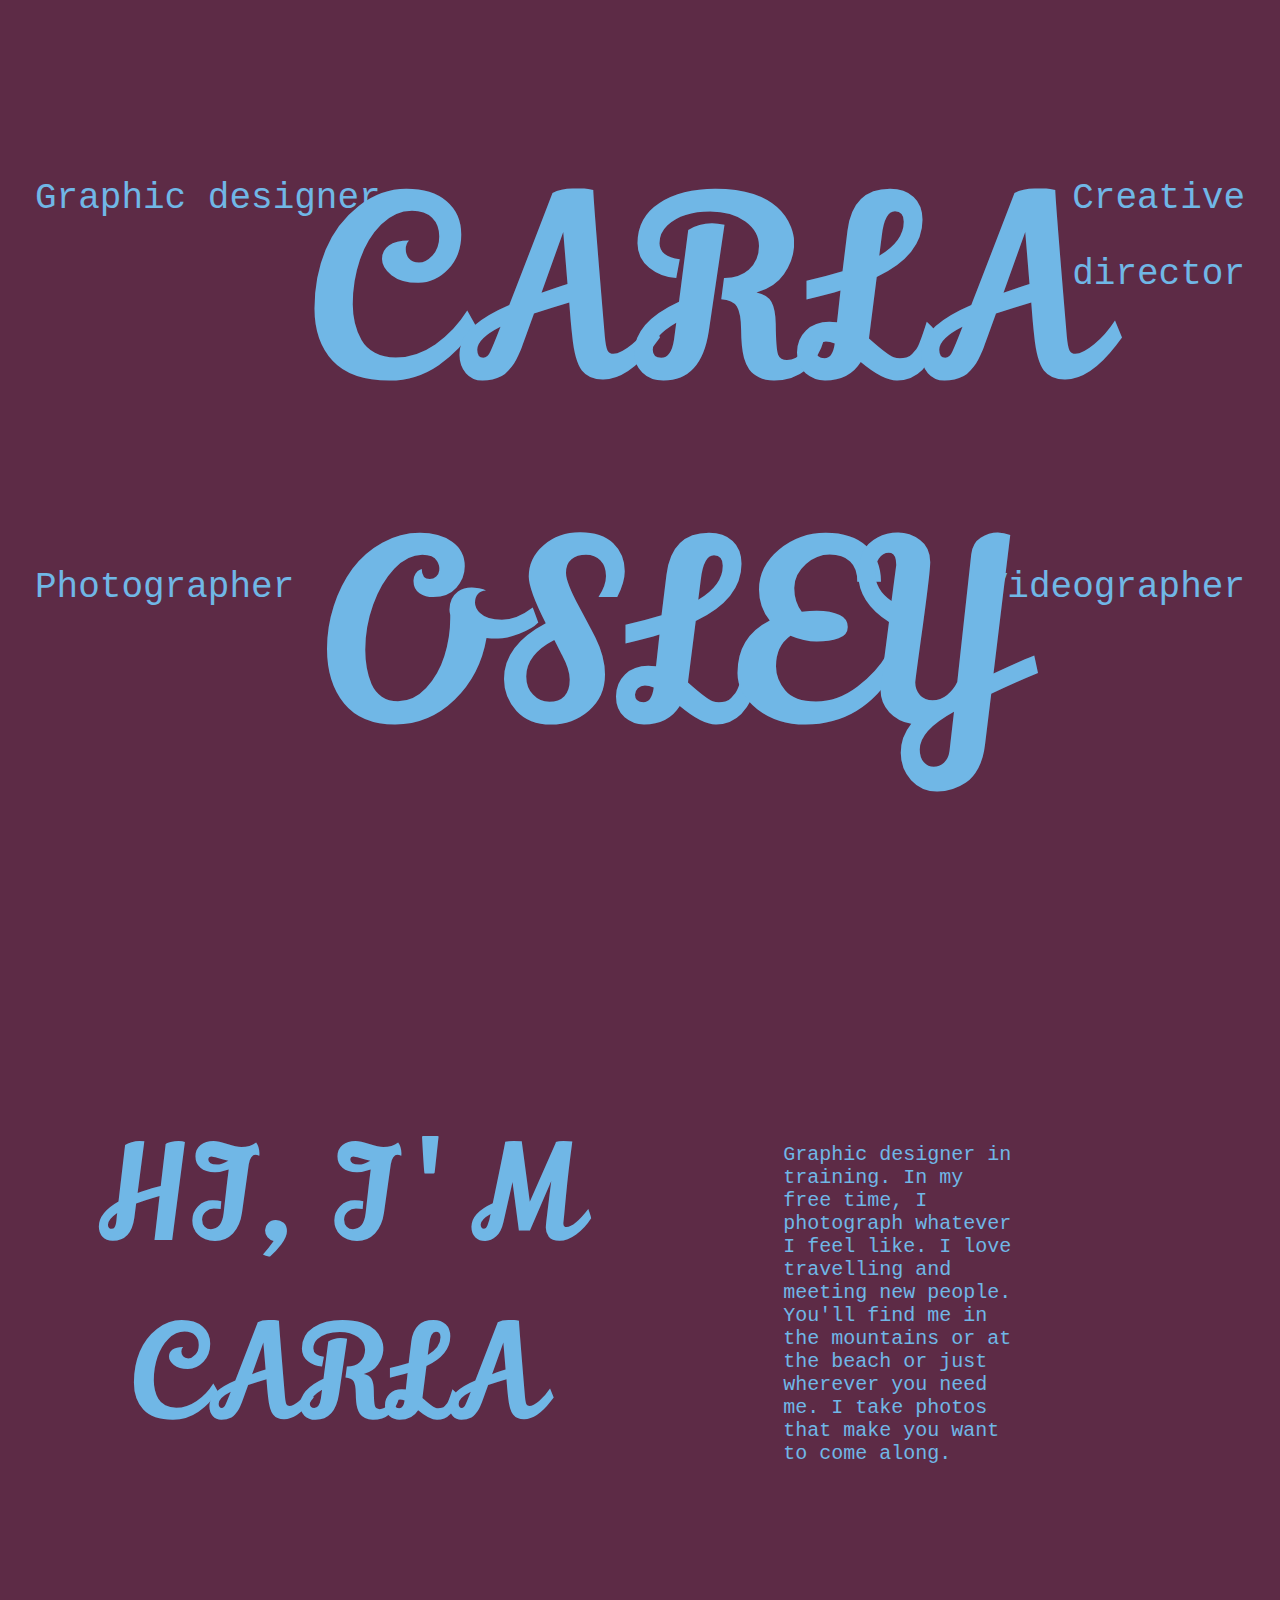
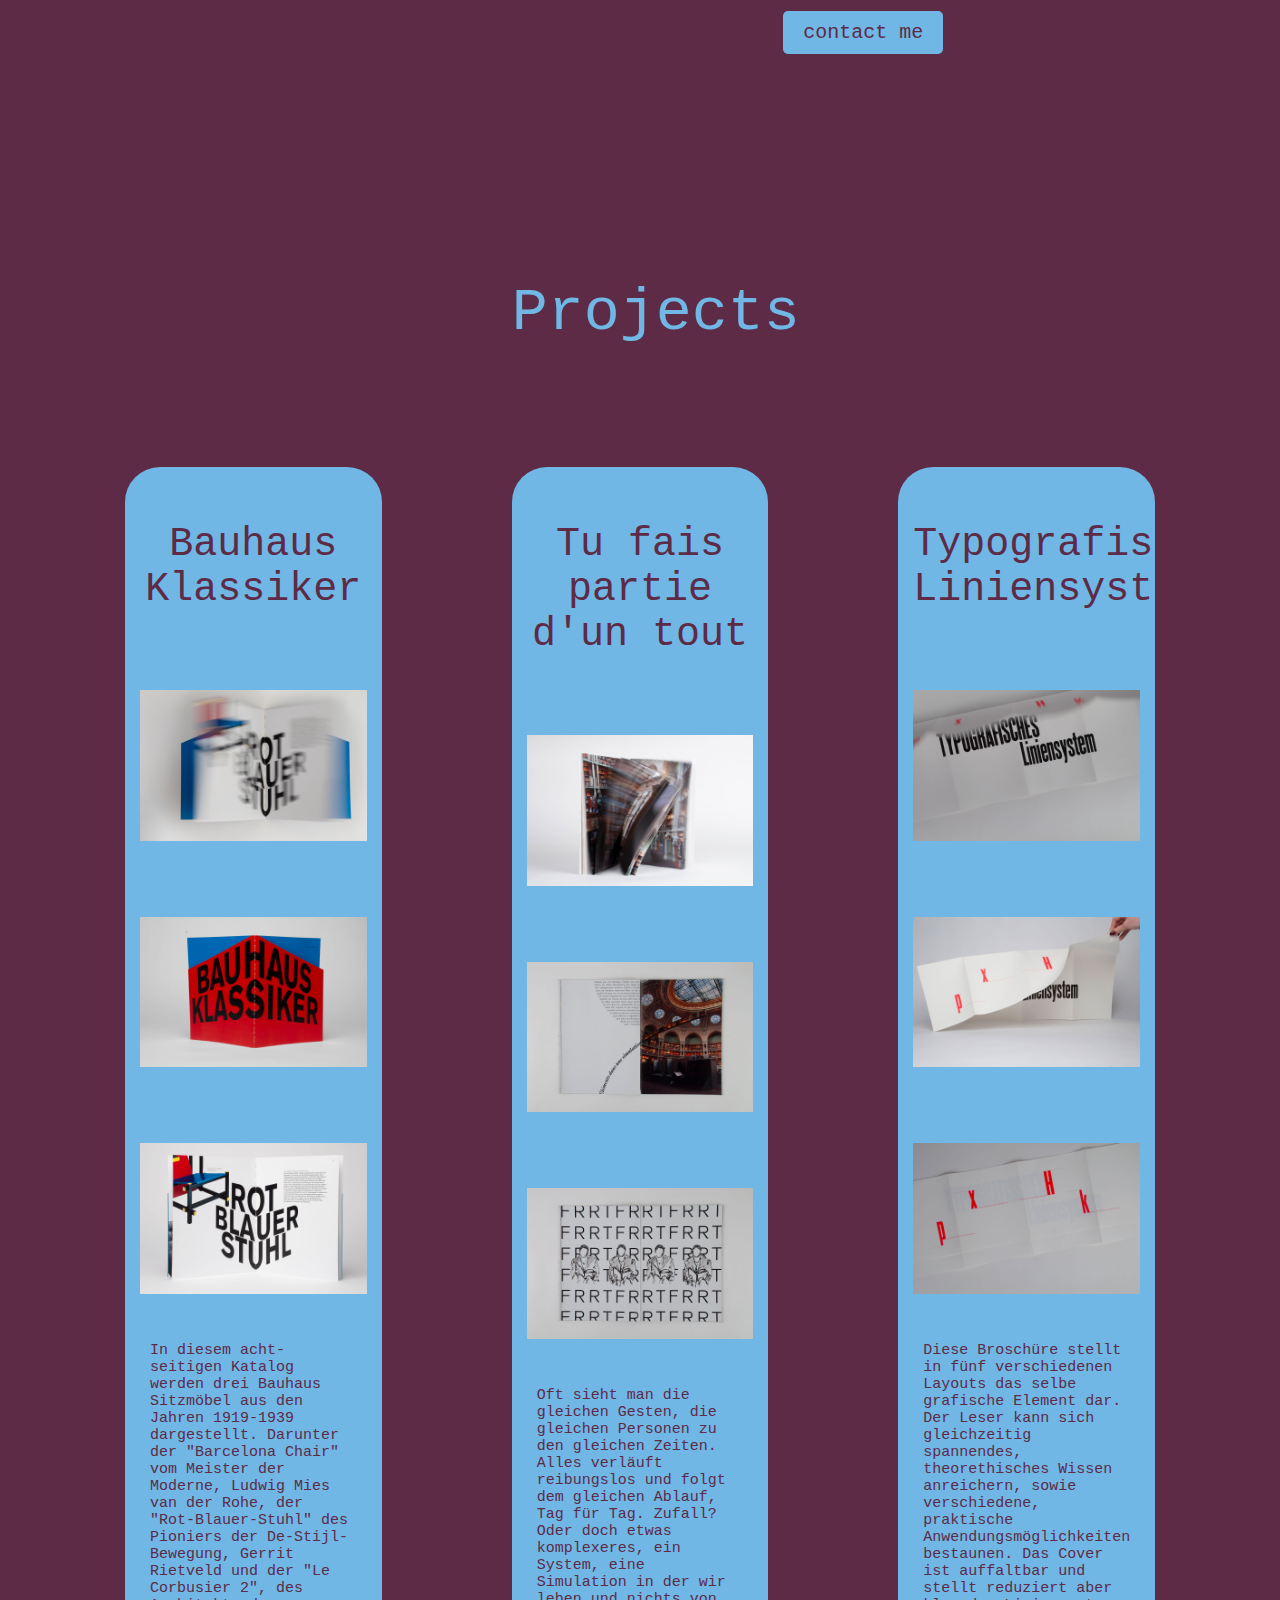
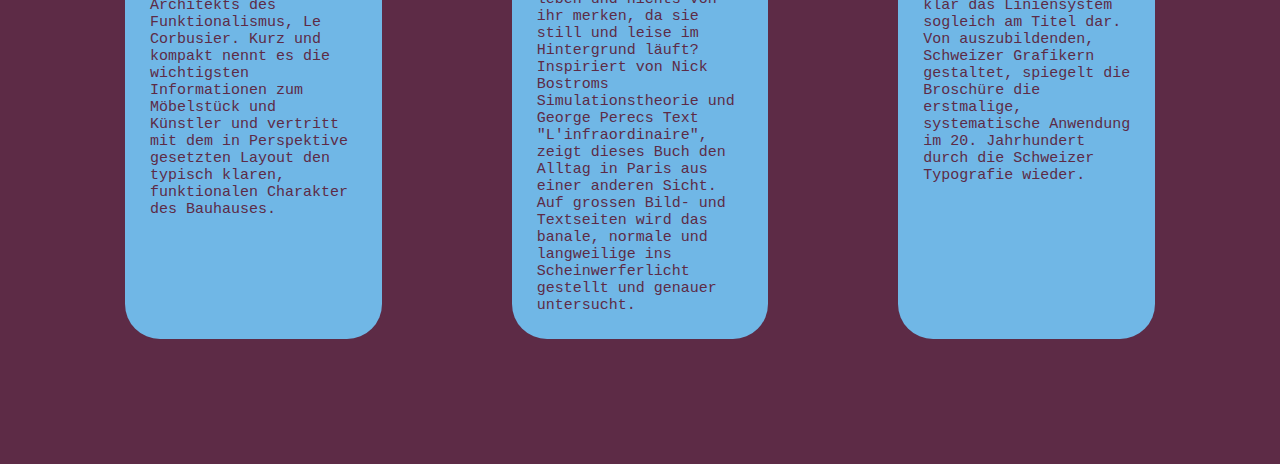
<file: index_v5.html>
<!DOCTYPE html>
<html lang="en">

  <head>
    <meta charset="UTF-8" />
    <meta name="viewport" content="width=device-width, initial-scale=1.0" />
    <meta name="author" content="CARLA OSLEY" />
    <meta name="description" content="Grafikerin in Ausbildung"/>
    <link rel="stylesheet" href="style_v5.css" />
    <title>Carla Osley</title>
  </head>

  
  <body>
    <!-- all your content will go here -->
     <!-- Name -->
     <div class="grid-container">
      <div class="name">
        <h1>CARLA OSLEY</h1>
      </div>

      <!-- Bio -->
      <div class="bio-1">
        <p>Graphic designer <br />
        </p>
      </div>
      <div class="bio-2">
        <p>Photographer <br />
        </p>
      </div>
       <div class="bio-3">
        <p>Creative director <br />
        </p>
      </div>
       <div class="bio-4">
        <p>Videographer <br />
        </p>
      </div>
      <div class="projekte">
        <p>Projects <br />
        </p>
      </div>

      <!-- Description -->
       <div class="hi">
        <p>
          HI, I'M CARLA
        </p>
       </div>

       <div class="description">
        <p>
          Graphic designer in training. In my free time, I photograph whatever I feel like. I love travelling and meeting new people. You'll find me in the mountains or at the beach or just wherever you need me. I take photos that make you want to come along.
        </p>
       </div>

      <!-- Box 1 -->
      <div class="box-1">

        <div class="projekt-1">
        <p>
          <!-- Layout 1 <br /> -->
          Bauhaus Klassiker
        </p>
      </div>

        <div class="box-1-image-1">
        <img src="data/LT1/LT1-1.jpg"/>
      </div>

        <div class="box-1-image-2">
        <img src="data/LT1/LT1-2.jpg"/>
      </div>

        <div class="box-1-image-3">
        <img src="data/LT1/LT1-3.jpg"/>
      </div>

      <div class="box-1-text-1">
        <p>
          In diesem acht-seitigen Katalog werden drei Bauhaus Sitzmöbel aus den Jahren 1919-1939 dargestellt. Darunter der "Barcelona Chair" vom Meister der Moderne, Ludwig Mies van der Rohe, der "Rot-Blauer-Stuhl" des Pioniers der De-Stijl-Bewegung, Gerrit Rietveld und der "Le Corbusier 2", des Architekts des Funktionalismus, Le Corbusier. Kurz und kompakt nennt es die wichtigsten Informationen zum Möbelstück und Künstler und vertritt mit dem in Perspektive gesetzten Layout den typisch klaren, funktionalen Charakter des Bauhauses.
        </p>
      </div>

      </div>

      <!-- Box 2 -->
      <div class="box-2">

        <div class="projekt-2">
        <p>
          <!-- Layout 4 <br /> -->
          Tu fais partie d'un tout
        </p>
      </div>

        <div class="box-2-image-4">
        <img src="data/Paris/Paris-1.jpg"/>
      </div>

        <div class="box-2-image-5">
        <img src="data/Paris/Paris-4.jpg"/>
      </div>

        <div class="box-2-image-6">
        <img src="data/Paris/Paris-3.jpg"/>
      </div>

      <div class="box-2-text-4">
        <p>
          Oft sieht man die gleichen Gesten, die gleichen Personen zu den gleichen Zeiten. Alles verläuft reibungslos und folgt dem gleichen Ablauf, Tag für Tag. Zufall? Oder doch etwas komplexeres, ein System, eine Simulation in der wir leben und nichts von ihr merken, da sie still und leise im Hintergrund läuft? Inspiriert von Nick Bostroms Simulationstheorie und George Perecs Text "L'infraordinaire", zeigt dieses Buch den Alltag in Paris aus einer anderen Sicht. Auf grossen Bild- und Textseiten wird das banale, normale und langweilige ins Scheinwerferlicht gestellt und genauer untersucht.
        </p>
      </div>

      </div>

      <!-- Box 3 -->
      <div class="box-3">

        <div class="projekt-3">
        <p>
          <!-- Typozine <br /> -->
          Typografisches Liniensystem
        </p>
      </div>

        <div class="box-3-image-7">
        <img src="data/Typozine/Typozine-3.jpg"/>
      </div>

        <div class="box-3-image-8">
        <img src="data/Typozine/Typozine-2.jpg"/>
      </div>

        <div class="box-3-image-9">
        <img src="data/Typozine/Typozine-1.jpg"/>
      </div>

      <div class="box-3-text-7">
        <p>
          Diese Broschüre stellt in fünf verschiedenen Layouts das selbe grafische Element dar. Der Leser kann sich gleichzeitig spannendes, theorethisches Wissen anreichern, sowie  verschiedene, praktische Anwendungsmöglichkeiten bestaunen. Das Cover ist auffaltbar und stellt reduziert aber klar das Liniensystem sogleich am Titel dar. Von auszubildenden, Schweizer Grafikern gestaltet, spiegelt die Broschüre die erstmalige, systematische Anwendung im 20. Jahrhundert durch die Schweizer Typografie wieder.
        </p>
      </div>
      </div>

      <!-- Kontakt <br /> -->

      <div class="email">
        <a href="mailto:carla_osley@sluz.ch">contact me</a>
      </div>

     </div>
  </body>
  
</html>
</file>
<file: style.css>
@font-face {
    font-family: "Avara-Bold";
    src: url("fonts/Avara-Bold.woff2") format("woff2");
}

@font-face {
    font-family: "CutiveMono-Regular";
    src: url("fonts/CutiveMono-Regular.ttf") format("tff");
    }

body {
    font-family: "Avara-Bold", serif;
    background-color: rgb(93, 43, 70);
    font-size: 15px;
    margin: 0;
    padding: 20px;
}

img {
    max-width: 100%;
    height: auto;
    display: block;
    object-fit: contain;
}

.grid-container {
    display: grid;
    padding: 15px 15px 15px 15px ;
    gap: 15px;
    grid-template-columns: 1fr 1fr 1fr 1fr 1fr 1fr 1fr 1fr;
    grid-template-areas:
    ". . . . . . . ."
    ". . . . . . . ."
    ". . . . . . . ."
    ". . . . . . . ."
    ". . . . . . . ."
    ". . . . . . . ."
    "bio-1 bio-1 name name name name bio-3 bio-3"
    "bio-2 bio-2 name name name name bio-4 bio-4"
    ". . . . . . . ."
    ". . . . . . . ."
    ". . . . . . . ."
    ". . . . . . . ."
    ". . . . . . . ."
    ". . . . . . . ."
    ". . . . . . . ."
    ". . . . . . . ."
    ". . . projekte projekte . . ."
    ". . . . . . . ."
    "projekt-1 projekt-1 . projekt-2 projekt-2 . projekt-3 projekt-3"
    ". . . . . . . ."
    "box-1 box-1 . box-2 box-2 . box-3 box-3"
}
    

.name {
    grid-area: name;
}

.name h1 {
    color:rgb(112, 183, 230);
    font-size: 300px;
    font-weight: 600;
    margin: 0;
    text-align: center;
    font-family: "CutiveMono-Regular";
}

.name h1:hover {
    color: crimson;
    transition: color 2s ease-in;
    transition: color 2s ease-out;
}

.bio-1 {
    grid-area: bio-1;
}

.bio-1 p {
    color:rgb(112, 183, 230);
    font-size: 36px;
    line-height: 2.1;
    font-family: 'Courier New', Courier, monospace;
}

.bio-1 p:hover {
    color: crimson;
    font-style: oblique;
}

.bio-2 {
    grid-area: bio-2;
}

.bio-2 p {
    color:rgb(112, 183, 230);
    font-size: 36px;
    line-height: 2.1;
    font-family: 'Courier New', Courier, monospace;
    opacity: 1;
    transition: opacity 0.5s ease;
}

.bio-2 p:hover {
    color: crimson;
    font-style: oblique;
    opacity: 0.2;
}

.bio-3 {
    grid-area: bio-3;
    
}

.bio-3 p {
    color:rgb(112, 183, 230);
    font-size: 36px;
    line-height: 2.1;
    font-family: 'Courier New', Courier, monospace;
    text-align: right;
    opacity: 1;
    transition: opacity 0.5s ease;
}

.bio-3 p:hover {
    color: crimson;
    font-style: oblique;
    opacity: 0.2;
}

.bio-4 {
    grid-area: bio-4;
}

.bio-4 p {
    color:rgb(112, 183, 230);
    font-size: 36px;
    line-height: 2.1;
    font-family: 'Courier New', Courier, monospace;
    text-align: right;
    opacity: 1;
    transition: opacity 0.5s ease;
}

.bio-4 p:hover {
    color: crimson;
    font-style: oblique;
    opacity: 0.2;
}

.projekte {
    grid-area: projekte;
}

.projekte p {
    color:rgb(112, 183, 230);
    font-size: 60px;
    font-family: 'Courier New', Courier, monospace;
    text-align: center;
    font-weight: 500;
}

.projekte p:hover {
    color: crimson;
    font-style: oblique;
}

.box-1 {
    grid-area: box-1;
    background-color: rgb(112, 183, 230);
    padding: 15px;
    display: block;
    grid-template-columns: 1fr 1fr;
    grid-template-rows: 1fr 1fr;
    gap: 10px;
    border-radius: 35px;
}

.box-1-text-1 {
    color: rgb(93, 43, 70);
    font-family: 'Courier New', Courier, monospace;
}

.box-2 {
    grid-area: box-2;
    background-color: rgb(112, 183, 230);
    padding: 15px;
    display: block;
    grid-template-columns: 1fr 1fr;
    grid-template-rows: 1fr 1fr;
    gap: 10px;
    border-radius: 35px;
}

.box-2-text-4 {
    color: rgb(93, 43, 70);
    font-family: 'Courier New', Courier, monospace;
}

.box-3 {
    grid-area: box-3;
    background-color: rgb(112, 183, 230);
    padding: 15px;
    display: block;
    grid-template-columns: 1fr 1fr;
    grid-template-rows: 1fr 1fr;
    gap: 10px;
    border-radius: 35px;
}

.box-3-text-7 {
    color: rgb(93, 43, 70);
    font-family: 'Courier New', Courier, monospace;
}

.box-1-image-1,
.box-1-image-2,
.box-1-image-3,
.box-2-image-4,
.box-2-image-5,
.box-2-image-6,
.box-3-image-7,
.box-3-image-8,
.box-3-image-9 {
    aspect-ratio: 1;
}

.box-1-image-1 img,
.box-1-image-2 img,
.box-1-image-3 img,
.box-2-image-4 img,
.box-2-image-5 img,
.box-2-image-6 img,
.box-3-image-7 img,
.box-3-image-8 img,
.box-3-image-9 img {
    width: 100%;
    height: 100%;
    object-fit: contain;
}

.box-1-text-1,
.box-1-text-2,
.box-1-text-3,
.box-2-text-4,
.box-2-text-5,
.box-2-text-6,
.box-3-text-7,
.box-3-text-8,
.box-3-text-9 {
    aspect-ratio: 1;
    display: flex;
    align-items: flex-start;
    padding: 10px;
}

.box-1-text-1 p,
.box-1-text-2 p,
.box-1-text-3 p,
.box-2-text-4 p,
.box-2-text-5 p,
.box-2-text-6 p,
.box-3-text-7 p,
.box-3-text-8 p,
.box-3-text-9 p {
    margin: 0;
}

.image-1 {
    grid-area: image-1;
}

.box-1-image-1 img {
    transition: transform 0.3s ease;
}

.box-1-image-1 img:hover {
    transform: scale(1.5);
}

.image-2 {
    grid-area: image-2;
}

.box-1-image-2 img {
    transition: transform 0.3s ease;
}

.box-1-image-2 img:hover {
    transform: scale(1.5);
}

.image-3 {
    grid-area: image-3;
}

.box-1-image-3 img {
    transition: transform 0.3s ease;
}

.box-1-image-3 img:hover {
    transform: scale(1.5);
}

.image-4 {
    grid-area: image-4;
}

.box-2-image-4 img {
    transition: transform 0.3s ease;
}

.box-2-image-4 img:hover {
    transform: scale(1.5);
}

.image-5 {
    grid-area: image-5;
}

.box-2-image-5 img {
    transition: transform 0.3s ease;
}

.box-2-image-5 img:hover {
    transform: scale(1.5);
}

.image-6 {
    grid-area: image-6;
}

.box-2-image-6 img {
    transition: transform 0.3s ease;
}

.box-2-image-6 img:hover {
    transform: scale(1.5);
}

.image-7 {
    grid-area: image-7;
}

.box-3-image-7 img {
    transition: transform 0.3s ease;
}

.box-3-image-7 img:hover {
    transform: scale(1.5);
}

.image-8 {
    grid-area: image-8;
}

.box-3-image-8 img {
    transition: transform 0.3s ease;
}
.box-3-image-8 img:hover {
    transform: scale(1.5);
}

.image-9 {
    grid-area: image-9;
}

.box-3-image-9 img {
    transition: transform 0.3s ease;
}
.box-3-image-9 img:hover {
    transform: scale(1.5);
}

.text-1 {
    grid-area: text-1;
}

/* .text-1 p {

} */

.text-2 {
    grid-area: text-2;
}

.text-3 {
    grid-area: text-3;
}

.text-4 {
    grid-area: text-4;
}

.text-5 {
    grid-area: text-5;
}

.text-6 {
    grid-area: text-6;
}

.text-7 {
    grid-area: text-7;
}

.text-8 {
    grid-area: text-8;
}

.text-9 {
    grid-area: text-9;
}

.projekt-1 {
    grid-area: projekt-1;
}

.projekt-1 p {
    font-family: 'Courier New', Courier, monospace;
    color: rgb(93, 43, 70);
    text-align: center;
    /* font-weight: 600; */
    font-size: 40px;
}

.projekt-2 {
    grid-area: projekt-2;
}

.projekt-2 p {
    font-family: 'Courier New', Courier, monospace;
    color: rgb(93, 43, 70);
    text-align: center;
    /* font-weight: 600; */
    font-size: 40px;
}

.projekt-3 {
    grid-area: projekt-3;
}

.projekt-3 p {
    font-family: 'Courier New', Courier, monospace;
    color: rgb(93, 43, 70);
    text-align: center;
    /* font-weight: 600; */
    font-size: 40px;
}
</file>
<file: style_v4.css>
@font-face {
    font-family: "Avara-Bold";
    src: url("fonts/Avara-Bold.woff2") format("woff2");
}

@font-face {
    font-family: "CutiveMono-Regular";
    src: url("fonts/CutiveMono-Regular.ttf") format("tff");
    }

body {
    font-family: "Avara-Bold", serif;
    background-color: rgb(93, 43, 70);
    font-size: 15px;
    margin: 0;
    padding: 20px;
}

img {
    max-width: 100%;
    height: auto;
    display: block;
    object-fit: contain;
}

.grid-container {
    display: grid;
    padding: 15px 15px 15px 15px ;
    gap: 15px;
    grid-template-columns: 1fr 1fr 1fr 1fr 1fr 1fr 1fr 1fr;
    grid-template-areas:
    ". . . . . . . ."
    ". . . . . . . ."
    ". . . . . . . ."
    ". . . . . . . ."
    ". . . . . . . ."
    ". . . . . . . ."
    "bio-1 bio-1 name name name name bio-3 bio-3"
    "bio-2 bio-2 name name name name bio-4 bio-4"
    ". . . . . . . ."
    ". . . . . . . ."
    ". . . . . . . ."
    ". . . . . . . ."
    ". . . . . . . ."
    ". . . . . . . ."
    ". . . . . . . ."
    ". . . . . . . ."
    ". . . projekte projekte . . ."
    ". . . . . . . ."
    "projekt-1 projekt-1 . projekt-2 projekt-2 . projekt-3 projekt-3"
    ". . . . . . . ."
    "box-1 box-1 . box-2 box-2 . box-3 box-3"
}
    

.name {
    grid-area: name;
}

.name h1 {
    color:rgb(112, 183, 230);
    font-size: 300px;
    font-weight: 600;
    margin: 0;
    text-align: center;
    font-family: "CutiveMono-Regular";
}

.name h1:hover {
    color: crimson;
    transition: color 2s ease-in;
    transition: color 2s ease-out;
}

.bio-1 {
    grid-area: bio-1;
}

.bio-1 p {
    color:rgb(112, 183, 230);
    font-size: 36px;
    line-height: 2.1;
    font-family: 'Courier New', Courier, monospace;
}

.bio-1 p:hover {
    color: crimson;
    font-style: oblique;
}

.bio-2 {
    grid-area: bio-2;
}

.bio-2 p {
    color:rgb(112, 183, 230);
    font-size: 36px;
    line-height: 2.1;
    font-family: 'Courier New', Courier, monospace;
    opacity: 1;
    transition: opacity 0.5s ease;
}

.bio-2 p:hover {
    color: crimson;
    font-style: oblique;
    opacity: 0.2;
}

.bio-3 {
    grid-area: bio-3;
    
}

.bio-3 p {
    color:rgb(112, 183, 230);
    font-size: 36px;
    line-height: 2.1;
    font-family: 'Courier New', Courier, monospace;
    text-align: right;
    opacity: 1;
    transition: opacity 0.5s ease;
}

.bio-3 p:hover {
    color: crimson;
    font-style: oblique;
    opacity: 0.2;
}

.bio-4 {
    grid-area: bio-4;
}

.bio-4 p {
    color:rgb(112, 183, 230);
    font-size: 36px;
    line-height: 2.1;
    font-family: 'Courier New', Courier, monospace;
    text-align: right;
    opacity: 1;
    transition: opacity 0.5s ease;
}

.bio-4 p:hover {
    color: crimson;
    font-style: oblique;
    opacity: 0.2;
}

.projekte {
    grid-area: projekte;
}

.projekte p {
    color:rgb(112, 183, 230);
    font-size: 60px;
    font-family: 'Courier New', Courier, monospace;
    text-align: center;
    font-weight: 500;
}

.projekte p:hover {
    color: crimson;
    font-style: oblique;
}

.box-1 {
    grid-area: box-1;
    background-color: rgb(112, 183, 230);
    padding: 15px;
    display: block;
    grid-template-columns: 1fr 1fr;
    grid-template-rows: 1fr 1fr;
    gap: 10px;
    border-radius: 35px;
}

.box-1-text-1 {
    color: rgb(93, 43, 70);
    font-family: 'Courier New', Courier, monospace;
}

.box-2 {
    grid-area: box-2;
    background-color: rgb(112, 183, 230);
    padding: 15px;
    display: block;
    grid-template-columns: 1fr 1fr;
    grid-template-rows: 1fr 1fr;
    gap: 10px;
    border-radius: 35px;
}

.box-2-text-4 {
    color: rgb(93, 43, 70);
    font-family: 'Courier New', Courier, monospace;
}

.box-3 {
    grid-area: box-3;
    background-color: rgb(112, 183, 230);
    padding: 15px;
    display: block;
    grid-template-columns: 1fr 1fr;
    grid-template-rows: 1fr 1fr;
    gap: 10px;
    border-radius: 35px;
}

.box-3-text-7 {
    color: rgb(93, 43, 70);
    font-family: 'Courier New', Courier, monospace;
}

.box-1-image-1,
.box-1-image-2,
.box-1-image-3,
.box-2-image-4,
.box-2-image-5,
.box-2-image-6,
.box-3-image-7,
.box-3-image-8,
.box-3-image-9 {
    aspect-ratio: 1;
}

.box-1-image-1 img,
.box-1-image-2 img,
.box-1-image-3 img,
.box-2-image-4 img,
.box-2-image-5 img,
.box-2-image-6 img,
.box-3-image-7 img,
.box-3-image-8 img,
.box-3-image-9 img {
    width: 100%;
    height: 100%;
    object-fit: contain;
    border-radius: 35px;
}

.box-1-text-1,
.box-1-text-2,
.box-1-text-3,
.box-2-text-4,
.box-2-text-5,
.box-2-text-6,
.box-3-text-7,
.box-3-text-8,
.box-3-text-9 {
    aspect-ratio: 1;
    display: flex;
    align-items: flex-start;
    padding: 10px;
}

.box-1-text-1 p,
.box-1-text-2 p,
.box-1-text-3 p,
.box-2-text-4 p,
.box-2-text-5 p,
.box-2-text-6 p,
.box-3-text-7 p,
.box-3-text-8 p,
.box-3-text-9 p {
    margin: 0;
}

.image-1 {
    grid-area: image-1;
}

.box-1-image-1 img {
    transition: transform 0.3s ease;
}

.box-1-image-1 img:hover {
    transform: scale(1.5);
}

.image-2 {
    grid-area: image-2;
}

.box-1-image-2 img {
    transition: transform 0.3s ease;
}

.box-1-image-2 img:hover {
    transform: scale(1.5);
}

.image-3 {
    grid-area: image-3;
}

.box-1-image-3 img {
    transition: transform 0.3s ease;
}

.box-1-image-3 img:hover {
    transform: scale(1.5);
}

.image-4 {
    grid-area: image-4;
}

.box-2-image-4 img {
    transition: transform 0.3s ease;
}

.box-2-image-4 img:hover {
    transform: scale(1.5);
}

.image-5 {
    grid-area: image-5;
}

.box-2-image-5 img {
    transition: transform 0.3s ease;
}

.box-2-image-5 img:hover {
    transform: scale(1.5);
}

.image-6 {
    grid-area: image-6;
}

.box-2-image-6 img {
    transition: transform 0.3s ease;
}

.box-2-image-6 img:hover {
    transform: scale(1.5);
}

.image-7 {
    grid-area: image-7;
}

.box-3-image-7 img {
    transition: transform 0.3s ease;
}

.box-3-image-7 img:hover {
    transform: scale(1.5);
}

.image-8 {
    grid-area: image-8;
}

.box-3-image-8 img {
    transition: transform 0.3s ease;
}
.box-3-image-8 img:hover {
    transform: scale(1.5);
}

.image-9 {
    grid-area: image-9;
}

.box-3-image-9 img {
    transition: transform 0.3s ease;
}
.box-3-image-9 img:hover {
    transform: scale(1.5);
}

.text-1 {
    grid-area: text-1;
}

/* .text-1 p {

} */

.text-2 {
    grid-area: text-2;
}

.text-3 {
    grid-area: text-3;
}

.text-4 {
    grid-area: text-4;
}

.text-5 {
    grid-area: text-5;
}

.text-6 {
    grid-area: text-6;
}

.text-7 {
    grid-area: text-7;
}

.text-8 {
    grid-area: text-8;
}

.text-9 {
    grid-area: text-9;
}

.projekt-1 {
    grid-area: projekt-1;
}

.projekt-1 p {
    font-family: 'Courier New', Courier, monospace;
    color: rgb(93, 43, 70);
    text-align: center;
    /* font-weight: 600; */
    font-size: 40px;
}

.projekt-2 {
    grid-area: projekt-2;
}

.projekt-2 p {
    font-family: 'Courier New', Courier, monospace;
    color: rgb(93, 43, 70);
    text-align: center;
    /* font-weight: 600; */
    font-size: 40px;
}

.projekt-3 {
    grid-area: projekt-3;
}

.projekt-3 p {
    font-family: 'Courier New', Courier, monospace;
    color: rgb(93, 43, 70);
    text-align: center;
    /* font-weight: 600; */
    font-size: 40px;
}
</file>
<file: style_v1.css>
img {
    max-width: 100%;
    height: auto;
}

.grid-container {
    display: grid;
    padding: 15px 15px 15px 15px;
    gap: 15px;
    grid-template-columns: 3fr 1fr 2fr 1fr 1fr 1fr;
    grid-template-areas:
    "name name name name bio bio"
    ". . image-1 image-1 image-1 text-1"
    "image-2 image-2 image-2 text-2 . ."
    ". . image-3 image-3 image-3 text-3"
}

.name {
    grid-area: name;
}

.name h1 {
    color:darkblue;
    font-size: 400px;
    font-family: monospace;
    font-weight: unset;
    margin: 0;
}

.name h1:hover {
    color: crimson;
    font-style: oblique;
}

.bio {
    grid-area: bio;
    font-family: monospace;
}

.bio p {
    color: darkblue;
    font-size: 50px;
    font-family: monospace;
    line-height: 2.1;
}

.bio p:hover {
    color: crimson;
    font-style: oblique;
}

.image-1 {
    grid-area: image-1;
}

.image-2 {
    grid-area: image-2;
}

.image-3 {
    grid-area: image-3;
}

.text-1 {
    grid-area: text-1;
}

.text-1 p {

}

.text-2 {
    grid-area: text-2;
}

.text-3 {
    grid-area: text-3;
}
</file>
<file: style_v2.css>
@font-face {
    font-family: "Avara-Bold";
    src: url("fonts/Avara-Bold.woff2") format("woff2");
}

@font-face {
    font-family: "CutiveMono-Regular";
    src: url("fonts/CutiveMono-Regular.ttf") format("tff");
    }

body {
    font-family: "Avara-Bold", serif;
    background-color: darkgrey;
    font-size: 15px;
}

img {
    max-width: 100%;
    height: auto;
}

.grid-container {
    display: grid;
    padding: 15px 15px 15px 15px;
    gap: 15px;
    grid-template-columns: 1fr 1fr 1fr 1fr 1fr 1fr;
    grid-template-areas:
    "bio-1 name name name . ."
    "bio-2 name name name . ."
    ". . . . . ."
    ". . . . . ."
    ". . . . . ."
    ". . . . . ."
    "image-1 image-1 . . . ."
    "text-1 . . . . ."
    "image-2 image-2 . . . ."
    "text-2 . . . . ."
    "image-3 image-3 . . . ."
    "text-3 . . . . ."
}

.name {
    grid-area: name;
}

.name h1 {
    color:darkblue;
    font-size: 300px;
    font-weight: 600;
    margin: 0;
    text-align: center;
    font-family: 'Courier New', Courier, monospace;
}

.name h1:hover {
    color: crimson;
    font-style: oblique;
}

.bio-1 {
    grid-area: bio-1;
}

.bio-1 p {
    color: darkblue;
    font-size: 36px;
    line-height: 2.1;
    font-family: 'Courier New', Courier, monospace;
}

.bio-1 p:hover {
    color: crimson;
    font-style: oblique;
}

.bio-2 {
    grid-area: bio-2;
}

.bio-2 p {
    color: darkblue;
    font-size: 36px;
    line-height: 2.1;
    font-family: 'Courier New', Courier, monospace;
}

.bio-2 p:hover {
    color: crimson;
    font-style: oblique;
}

.image-1 {
    grid-area: image-1;
}

.image-2 {
    grid-area: image-2;
}

.image-3 {
    grid-area: image-3;
}

.text-1 {
    grid-area: text-1;
}

/* .text-1 p {

} */

.text-2 {
    grid-area: text-2;
}

.text-3 {
    grid-area: text-3;
}
</file>
<file: style_v3.css>
@font-face {
    font-family: "Avara-Bold";
    src: url("fonts/Avara-Bold.woff2") format("woff2");
}

@font-face {
    font-family: "CutiveMono-Regular";
    src: url("fonts/CutiveMono-Regular.ttf") format("tff");
    }

body {
    font-family: "Avara-Bold", serif;
    background-color: darkgrey;
    font-size: 15px;
}

img {
    max-width: 100%;
    height: auto;
}

.grid-container {
    display: grid;
    padding: 15px 15px 15px 15px;
    gap: 15px;
    grid-template-columns: 1fr 1fr 1fr 1fr 1fr 1fr;
    grid-template-areas:
    ". . . . . ."
    ". . . . . ."
    ". . . . . ."
    ". . . . . ."
    ". . . . . ."
    ". . . . . ."
    "bio-1 name name name name bio-3"
    "bio-2 name name name name bio-4"
    ". . . . . ."
    ". . . . . ."
    ". . . . . ."
    ". . . . . ."
    ". . . . . ."
    ". . . . . ."
    ". . . . . ."
    ". . . . . ."
    ". . projekte projekte . ."
    ". . . . . ."
    "image-1 image-1 . . . ."
    "text-1 . . . . ."
    "image-2 image-2 . . . ."
    "text-2 . . . . ."
    "image-3 image-3 . . . ."
    "text-3 . . . . ."
}

.name {
    grid-area: name;
}

.name h1 {
    color:darkblue;
    font-size: 300px;
    font-weight: 600;
    margin: 0;
    text-align: center;
    font-family: "CutiveMono-Regular";
}

.name h1:hover {
    color: crimson;
    transition: color 2s ease-in;
    transition: color 2s ease-out;
}

.bio-1 {
    grid-area: bio-1;
}

.bio-1 p {
    color: darkblue;
    font-size: 36px;
    line-height: 2.1;
    font-family: 'Courier New', Courier, monospace;
    opacity: 1;
    transition: opacity 0.5s ease;
}

.bio-1 p:hover {
    color: crimson;
    font-style: oblique;
    opacity: 0.2;
}

.bio-2 {
    grid-area: bio-2;
}

.bio-2 p {
    color: darkblue;
    font-size: 36px;
    line-height: 2.1;
    font-family: 'Courier New', Courier, monospace;
}

.bio-2 p:hover {
    color: crimson;
    font-style: oblique;
}

.bio-3 {
    grid-area: bio-3;
}

.bio-3 p {
    color: darkblue;
    font-size: 36px;
    line-height: 2.1;
    font-family: 'Courier New', Courier, monospace;
}

.bio-3 p:hover {
    color: crimson;
    font-style: oblique;
}

.bio-4 {
    grid-area: bio-4;
}

.bio-4 p {
    color: darkblue;
    font-size: 36px;
    line-height: 2.1;
    font-family: 'Courier New', Courier, monospace;
}

.bio-4 p:hover {
    color: crimson;
    font-style: oblique;
}

.projekte {
    grid-area: projekte;
}

.projekte p {
    color: darkblue;
    font-size: 60px;
    font-family: 'Courier New', Courier, monospace;
    text-align: center;
    font-weight: 500;
}

.projekte p:hover {
    color: crimson;
    font-style: oblique;
}

.image-1 {
    grid-area: image-1;
}

.image-1 img {
    transition: transform 0.3s ease;
}

.image-1 img:hover {
    transform: scale(1.5);
}

.image-2 {
    grid-area: image-2;
}

.image-2 img {
    box-shadow: 0 0 0 rgba(0, 0, 0, 0);
    transition: box-shadows 0.3 ease;
}

.image-2 img:hover {
    box-shadow: 0 10px 20px rgba(0, 0, 0, 0.5)
}

.image-3 {
    grid-area: image-3;
}

.image-3 img {
    transition: transform 0.3s ease;
}

.image-3 img:hover {
    transform: rotate(5deg);
}

.text-1 {
    grid-area: text-1;
}

/* .text-1 p {

} */

.text-2 {
    grid-area: text-2;
}

.text-3 {
    grid-area: text-3;
}
</file>
<file: style_v5.css>
@font-face {
    font-family: "Avara-Bold";
    src: url("fonts/Avara-Bold.woff2") format("woff2");
}

@font-face {
    font-family: "CutiveMono-Regular";
    src: url("fonts/CutiveMono-Regular.ttf") format("truetype");
    }

@font-face {
    font-family: "LilyScriptOne-Regular";
    src: url("fonts/LilyScriptOne-Regular.ttf") format("truetype");
}

body {
    background-color: rgb(93, 43, 70);
    font-size: 15px;
    margin: 0;
    padding: 20px;
}

img {
    max-width: 100%;
    height: auto;
    display: block;
    object-fit: contain;
}

.grid-container {
    display: grid;
    padding: 15px 15px 15px 15px ;
    gap: 15px;
    grid-template-columns: 75px 1fr 1fr 100px 1fr 1fr 100px 1fr 1fr 75px;
    grid-template-areas:
    ". . . . . . . . . ."
    ". . . . . . . . . ."
    ". . . . . . . . . ."
    ". . . . . . . . . ."
    ". . . . . . . . . ."
    ". . . . . . . . . ."
    "bio-1 bio-1 bio-1 name name name name bio-3 bio-3 bio-3"
    "bio-2 bio-2 bio-2 name name name name bio-4 bio-4 bio-4"
    ". . . . . . . . . ."
    ". . . . . . . . . ."
    ". . . . . . . . . ."
    ". . . . . . . . . ."
    ". . . . . . . . . ."
    ". . . . . . . . . ."
    ". . . . . . . . . ."
    ". . . . . . . . . ."
    ". . . . . . . . . ."
    ". . . . . . . . . ."
    "hi hi hi hi hi . description description . ."
    ". . . . . . email email . ."
    ". . . . . . . . . ."
    ". . . . . . . . . ."
    ". . . . . . . . . ."
    ". . . . . . . . . ."
    ". . . . . . . . . ."
    ". . . . . . . . . ."
    ". . . . . . . . . ."
    ". . . . . . . . . ."
    ". . . . . . . . . ."
    ". . . . . . . . . ."
    ". . . . projekte projekte . . . ."
    ". . . . . . . . . ."
    ". projekt-1 projekt-1 . projekt-2 projekt-2 . projekt-3 projekt-3 ."
    ". . . . . . . . . ."
    ". box-1 box-1 . box-2 box-2 . box-3 box-3 ."
    ". . . . . . . . . ."
    ". . . . . . . . . ."
    ". . . . . . . . . ."
    ". . . . . . . . . ."
    ". . . . . . . . . ."
    ". . . . . . . . . ."
}
    
a {
    color: rgb(93, 43, 70);
    text-decoration: none;
    font-size: 20px;
    display: inline-block;
    border-radius: 5px;
    font-family: 'Courier New', Courier, monospace;
    background-color: rgb(112, 183, 230);
    padding: 10px 20px;
}

.email {
    grid-area: email;
}

.name {
    grid-area: name;
}

.name h1 {
    color:rgb(112, 183, 230);
    font-size: 250px;
    font-weight: 300;
    margin: 0;
    text-align: center;
    font-family: "LilyScriptOne-Regular";
    align-content: center;
    position:relative;
    right: 90px;
}

/* .name h1:hover {
    color: crimson;
    transition: color 2s ease-in;
    transition: color 2s ease-out;
} */

.bio-1 {
    grid-area: bio-1;
}

.bio-1 p {
    color:rgb(112, 183, 230);
    font-size: 36px;
    line-height: 2.1;
    font-family: 'Courier New', Courier, monospace;
}

.bio-1 p:hover {
    color: crimson;
    font-style: oblique;
}

.bio-2 {
    grid-area: bio-2;
}

.bio-2 p {
    color:rgb(112, 183, 230);
    font-size: 36px;
    line-height: 2.1;
    font-family: 'Courier New', Courier, monospace;
    opacity: 1;
    transition: opacity 0.5s ease;
}

.bio-2 p:hover {
    color: crimson;
    font-style: oblique;
    opacity: 0.2;
}

.bio-3 {
    grid-area: bio-3;
    
}

.bio-3 p {
    color:rgb(112, 183, 230);
    font-size: 36px;
    line-height: 2.1;
    font-family: 'Courier New', Courier, monospace;
    text-align: right;
    opacity: 1;
    transition: opacity 0.5s ease;
}

.bio-3 p:hover {
    color: crimson;
    font-style: oblique;
    opacity: 0.2;
}

.bio-4 {
    grid-area: bio-4;
}

.bio-4 p {
    color:rgb(112, 183, 230);
    font-size: 36px;
    line-height: 2.1;
    font-family: 'Courier New', Courier, monospace;
    text-align: right;
    opacity: 1;
    transition: opacity 0.5s ease;
}

.bio-4 p:hover {
    color: crimson;
    font-style: oblique;
    opacity: 0.2;
}

/* <!-- Description --> */
.hi {
    grid-area: hi;
}

.hi p {
    color:rgb(112, 183, 230);
    font-size: 130px;
    text-align: center;
    font-family: "LilyScriptOne-Regular";
    font-weight: 100;
}

.description {
    grid-area: description;
}

.description p {
     color:rgb(112, 183, 230);
     font-family: 'Courier New', Courier, monospace;
     font-size: 20px;
     position:relative;
     top: 145px;

}

/* <!-- Projekte --> */
.projekte {
    grid-area: projekte;
}

.projekte p {
    color:rgb(112, 183, 230);
    font-size: 60px;
    font-family: 'Courier New', Courier, monospace;
    text-align: center;
    font-weight: 500;
}

.projekte p:hover {
    color: crimson;
    font-style: oblique;
}

.box-1 {
    grid-area: box-1;
    background-color: rgb(112, 183, 230);
    padding: 15px;
    display: block;
    grid-template-columns: 1fr 1fr;
    grid-template-rows: 1fr 1fr;
    gap: 10px;
    border-radius: 35px;
}

.box-1-text-1 {
    color: rgb(93, 43, 70);
    font-family: 'Courier New', Courier, monospace;
}

.box-2 {
    grid-area: box-2;
    background-color: rgb(112, 183, 230);
    padding: 15px;
    display: block;
    grid-template-columns: 1fr 1fr;
    grid-template-rows: 1fr 1fr;
    gap: 10px;
    border-radius: 35px;
}

.box-2-text-4 {
    color: rgb(93, 43, 70);
    font-family: 'Courier New', Courier, monospace;
}

.box-3 {
    grid-area: box-3;
    background-color: rgb(112, 183, 230);
    padding: 15px;
    display: block;
    grid-template-columns: 1fr 1fr;
    grid-template-rows: 1fr 1fr;
    gap: 10px;
    border-radius: 35px;
}

.box-3-text-7 {
    color: rgb(93, 43, 70);
    font-family: 'Courier New', Courier, monospace;
}

.box-1-image-1,
.box-1-image-2,
.box-1-image-3,
.box-2-image-4,
.box-2-image-5,
.box-2-image-6,
.box-3-image-7,
.box-3-image-8,
.box-3-image-9 {
    aspect-ratio: 1;
}

.box-1-image-1 img,
.box-1-image-2 img,
.box-1-image-3 img,
.box-2-image-4 img,
.box-2-image-5 img,
.box-2-image-6 img,
.box-3-image-7 img,
.box-3-image-8 img,
.box-3-image-9 img {
    width: 100%;
    height: 100%;
    object-fit: contain;
}

.box-1-text-1,
.box-1-text-2,
.box-1-text-3,
.box-2-text-4,
.box-2-text-5,
.box-2-text-6,
.box-3-text-7,
.box-3-text-8,
.box-3-text-9 {
    aspect-ratio: 1;
    display: flex;
    align-items: flex-start;
    padding: 10px;
}

.box-1-text-1 p,
.box-1-text-2 p,
.box-1-text-3 p,
.box-2-text-4 p,
.box-2-text-5 p,
.box-2-text-6 p,
.box-3-text-7 p,
.box-3-text-8 p,
.box-3-text-9 p {
    margin: 0;
}

.image-1 {
    grid-area: image-1;
}

.box-1-image-1 img {
    transition: transform 0.3s ease;
}

.box-1-image-1 img:hover {
    transform: scale(1.5);
}

.image-2 {
    grid-area: image-2;
}

.box-1-image-2 img {
    transition: transform 0.3s ease;
}

.box-1-image-2 img:hover {
    transform: scale(1.5);
}

.image-3 {
    grid-area: image-3;
}

.box-1-image-3 img {
    transition: transform 0.3s ease;
}

.box-1-image-3 img:hover {
    transform: scale(1.5);
}

.image-4 {
    grid-area: image-4;
}

.box-2-image-4 img {
    transition: transform 0.3s ease;
}

.box-2-image-4 img:hover {
    transform: scale(1.5);
}

.image-5 {
    grid-area: image-5;
}

.box-2-image-5 img {
    transition: transform 0.3s ease;
}

.box-2-image-5 img:hover {
    transform: scale(1.5);
}

.image-6 {
    grid-area: image-6;
}

.box-2-image-6 img {
    transition: transform 0.3s ease;
}

.box-2-image-6 img:hover {
    transform: scale(1.5);
}

.image-7 {
    grid-area: image-7;
}

.box-3-image-7 img {
    transition: transform 0.3s ease;
}

.box-3-image-7 img:hover {
    transform: scale(1.5);
}

.image-8 {
    grid-area: image-8;
}

.box-3-image-8 img {
    transition: transform 0.3s ease;
}
.box-3-image-8 img:hover {
    transform: scale(1.5);
}

.image-9 {
    grid-area: image-9;
}

.box-3-image-9 img {
    transition: transform 0.3s ease;
}
.box-3-image-9 img:hover {
    transform: scale(1.5);
}

.text-1 {
    grid-area: text-1;
}

/* .text-1 p {

} */

.text-2 {
    grid-area: text-2;
}

.text-3 {
    grid-area: text-3;
}

.text-4 {
    grid-area: text-4;
}

.text-5 {
    grid-area: text-5;
}

.text-6 {
    grid-area: text-6;
}

.text-7 {
    grid-area: text-7;
}

.text-8 {
    grid-area: text-8;
}

.text-9 {
    grid-area: text-9;
}

.projekt-1 {
    grid-area: projekt-1;
}

.projekt-1 p {
    font-family: 'Courier New', Courier, monospace;
    color: rgb(93, 43, 70);
    text-align: center;
    /* font-weight: 600; */
    font-size: 40px;
}

.projekt-2 {
    grid-area: projekt-2;
}

.projekt-2 p {
    font-family: 'Courier New', Courier, monospace;
    color: rgb(93, 43, 70);
    text-align: center;
    /* font-weight: 600; */
    font-size: 40px;
}

.projekt-3 {
    grid-area: projekt-3;
}

.projekt-3 p {
    font-family: 'Courier New', Courier, monospace;
    color: rgb(93, 43, 70);
    text-align: center;
    /* font-weight: 600; */
    font-size: 40px;
}
</file>
